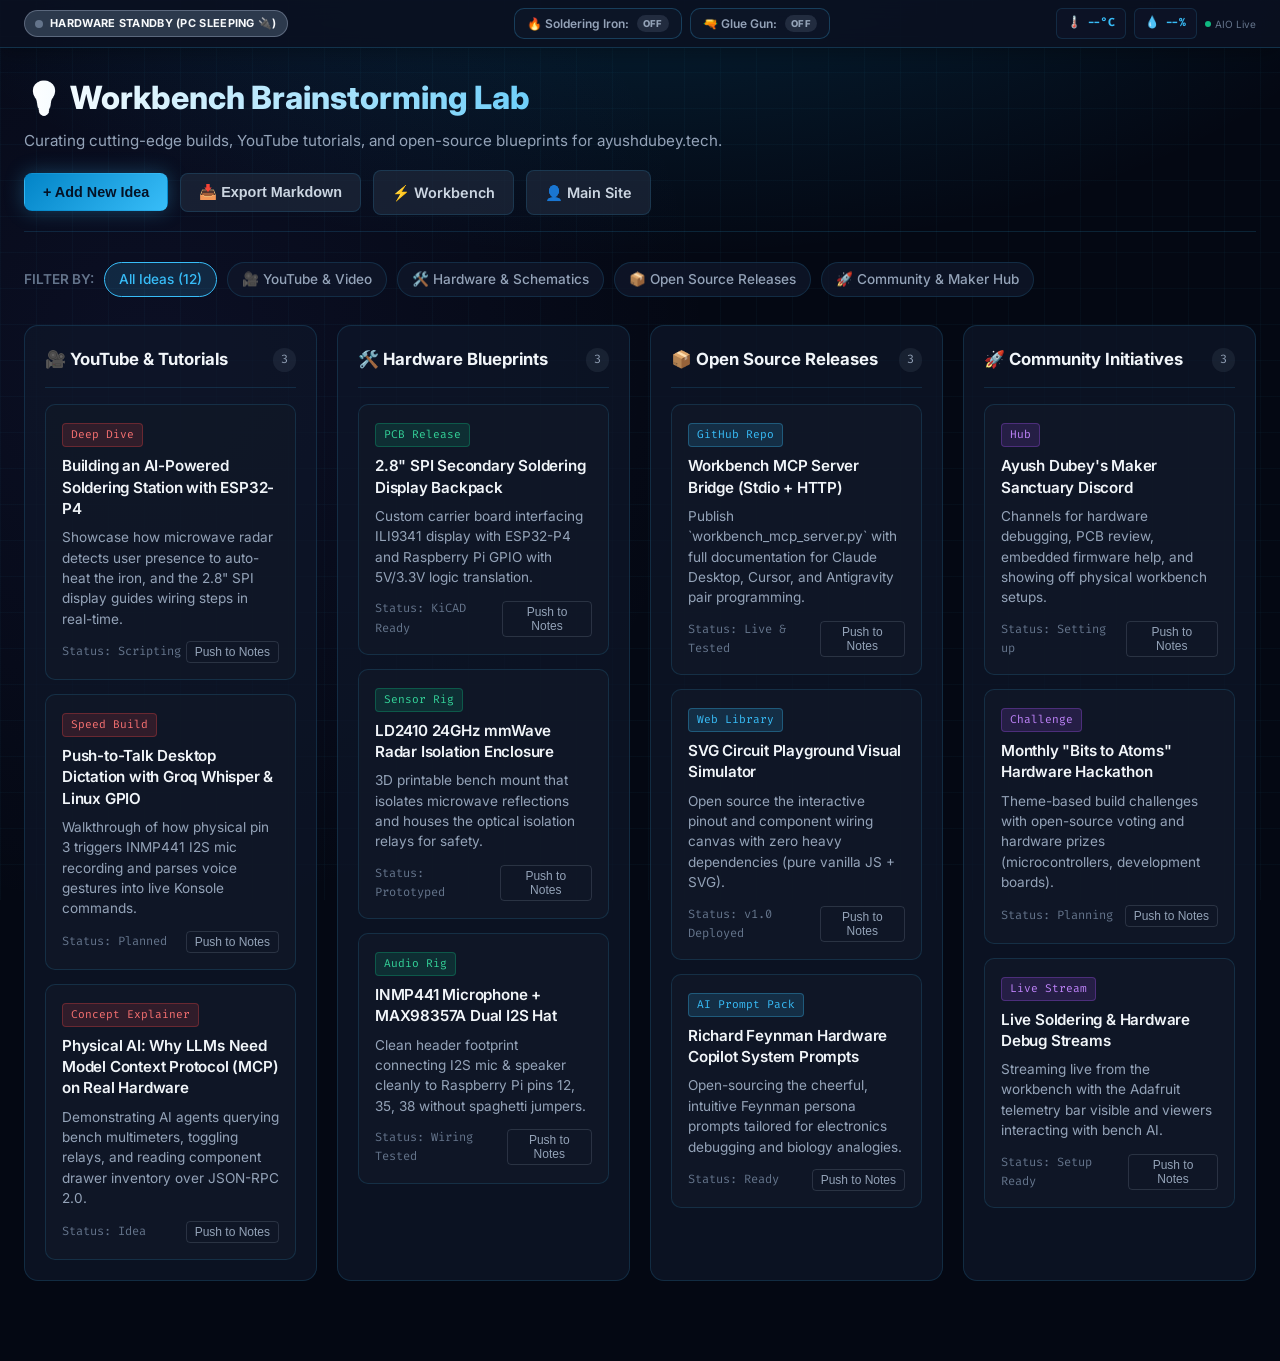
<file: static/brainstorm.html>
<!DOCTYPE html>
<html lang="en" data-theme="dark">
<head>
  <meta charset="UTF-8">
  <meta name="viewport" content="width=device-width, initial-scale=1.0">
  <title>Brainstorming Lab | Ayush's Workbench</title>
  <meta name="description" content="Workbench Content & Engineering Project Brainstorming Canvas.">
  <link rel="stylesheet" href="/static/style.css">
  <link rel="preconnect" href="https://fonts.googleapis.com">
  <link rel="preconnect" href="https://fonts.gstatic.com" crossorigin>
  <link href="https://fonts.googleapis.com/css2?family=Fira+Code:wght@400;500;600;700&family=Inter:wght@300;400;500;600;700;800;900&display=swap" rel="stylesheet">
  <style>
    :root {
      --font-sans: 'Inter', -apple-system, BlinkMacSystemFont, sans-serif;
      --font-mono: 'Fira Code', monospace;
      --bg-deep: #080c14;
      --bg-card: rgba(17, 24, 39, 0.85);
      --cyan-glow: #38bdf8;
      --accent-neon: #00f0ff;
      --amber-neon: #f59e0b;
      --purple-neon: #a855f7;
      --emerald-neon: #10b981;
      --border-subtle: rgba(56, 189, 248, 0.15);
    }

    body {
      background-color: var(--bg-deep);
      color: #f1f5f9;
      font-family: var(--font-sans);
      margin: 0;
      padding: 0;
      min-height: 100vh;
    }

    .brainstorm-wrap {
      max-width: 1400px;
      margin: 0 auto;
      padding: 0 24px 80px;
    }

    /* Subheader */
    .lab-header {
      display: flex;
      justify-content: space-between;
      align-items: center;
      padding: 24px 0 16px;
      border-bottom: 1px solid var(--border-subtle);
      margin-bottom: 30px;
      flex-wrap: wrap;
      gap: 16px;
    }

    .lab-title-area h1 {
      font-size: 2rem;
      font-weight: 800;
      margin: 0 0 6px;
      background: linear-gradient(90deg, #fff, var(--cyan-glow));
      -webkit-background-clip: text;
      -webkit-text-fill-color: transparent;
      display: flex;
      align-items: center;
      gap: 12px;
    }

    .lab-title-area p {
      color: #94a3b8;
      margin: 0;
      font-size: 0.95rem;
    }

    .lab-actions {
      display: flex;
      gap: 12px;
      align-items: center;
    }

    .action-btn {
      padding: 10px 18px;
      border-radius: 8px;
      font-weight: 600;
      font-size: 0.9rem;
      cursor: pointer;
      display: inline-flex;
      align-items: center;
      gap: 8px;
      transition: all 0.2s;
      border: 1px solid transparent;
      text-decoration: none;
    }

    .action-btn-primary {
      background: linear-gradient(135deg, #0284c7, #38bdf8);
      color: #041226;
      box-shadow: 0 0 20px rgba(56, 189, 248, 0.3);
    }

    .action-btn-primary:hover {
      box-shadow: 0 0 30px rgba(56, 189, 248, 0.5);
      transform: translateY(-2px);
    }

    .action-btn-secondary {
      background: rgba(30, 41, 59, 0.7);
      color: #cbd5e1;
      border-color: var(--border-subtle);
    }

    .action-btn-secondary:hover {
      color: #fff;
      border-color: var(--cyan-glow);
    }

    /* Filters Bar */
    .filter-bar {
      display: flex;
      gap: 10px;
      margin-bottom: 28px;
      flex-wrap: wrap;
      align-items: center;
    }

    .filter-chip {
      padding: 6px 14px;
      border-radius: 20px;
      background: rgba(15, 23, 42, 0.8);
      border: 1px solid var(--border-subtle);
      color: #94a3b8;
      font-size: 0.85rem;
      font-weight: 500;
      cursor: pointer;
      transition: all 0.2s;
    }

    .filter-chip.active, .filter-chip:hover {
      background: rgba(56, 189, 248, 0.15);
      border-color: var(--cyan-glow);
      color: #38bdf8;
    }

    /* Grid Columns */
    .kanban-grid {
      display: grid;
      grid-template-columns: repeat(4, 1fr);
      gap: 20px;
    }

    @media (max-width: 1200px) {
      .kanban-grid { grid-template-columns: repeat(2, 1fr); }
    }

    @media (max-width: 700px) {
      .kanban-grid { grid-template-columns: 1fr; }
    }

    .column {
      background: rgba(15, 23, 42, 0.7);
      border: 1px solid var(--border-subtle);
      border-radius: 14px;
      padding: 20px;
      display: flex;
      flex-direction: column;
      min-height: 550px;
    }

    .column-header {
      display: flex;
      justify-content: space-between;
      align-items: center;
      padding-bottom: 14px;
      border-bottom: 1px solid var(--border-subtle);
      margin-bottom: 16px;
    }

    .column-title {
      font-weight: 700;
      font-size: 1.05rem;
      display: flex;
      align-items: center;
      gap: 8px;
    }

    .column-badge {
      background: rgba(148, 163, 184, 0.1);
      color: #94a3b8;
      font-size: 0.75rem;
      padding: 2px 8px;
      border-radius: 12px;
      font-family: var(--font-mono);
    }

    .cards-container {
      display: flex;
      flex-direction: column;
      gap: 14px;
      flex-grow: 1;
    }

    .idea-card {
      background: var(--bg-card);
      border: 1px solid var(--border-subtle);
      border-radius: 10px;
      padding: 16px;
      cursor: pointer;
      transition: all 0.2s;
      position: relative;
    }

    .idea-card:hover {
      border-color: var(--cyan-glow);
      transform: translateY(-2px);
      box-shadow: 0 8px 20px rgba(0,0,0,0.4);
    }

    .card-tag {
      font-family: var(--font-mono);
      font-size: 0.7rem;
      padding: 2px 8px;
      border-radius: 4px;
      display: inline-block;
      margin-bottom: 8px;
    }

    .tag-youtube { background: rgba(239, 68, 68, 0.15); color: #f87171; border: 1px solid rgba(239, 68, 68, 0.3); }
    .tag-hardware { background: rgba(16, 185, 129, 0.15); color: #34d399; border: 1px solid rgba(16, 185, 129, 0.3); }
    .tag-opensource { background: rgba(56, 189, 248, 0.15); color: #38bdf8; border: 1px solid rgba(56, 189, 248, 0.3); }
    .tag-community { background: rgba(168, 85, 247, 0.15); color: #c084fc; border: 1px solid rgba(168, 85, 247, 0.3); }

    .card-title {
      font-weight: 600;
      font-size: 0.95rem;
      margin: 0 0 8px;
      color: #f1f5f9;
      line-height: 1.4;
    }

    .card-desc {
      font-size: 0.85rem;
      color: #94a3b8;
      line-height: 1.5;
      margin: 0 0 12px;
    }

    .card-meta {
      display: flex;
      justify-content: space-between;
      align-items: center;
      font-size: 0.75rem;
      color: #64748b;
      font-family: var(--font-mono);
    }

    .btn-push-note {
      background: none;
      border: 1px solid rgba(148, 163, 184, 0.2);
      color: #94a3b8;
      border-radius: 4px;
      padding: 3px 8px;
      font-size: 0.75rem;
      cursor: pointer;
      transition: all 0.2s;
    }

    .btn-push-note:hover {
      background: rgba(56, 189, 248, 0.2);
      border-color: var(--cyan-glow);
      color: #38bdf8;
    }

    /* Modal for adding idea */
    .modal-backdrop {
      display: none;
      position: fixed;
      inset: 0;
      background: rgba(0,0,0,0.75);
      backdrop-filter: blur(8px);
      z-index: 1000;
      align-items: center;
      justify-content: center;
    }

    .modal-box {
      background: #0f172a;
      border: 1px solid var(--cyan-glow);
      border-radius: 16px;
      width: 90%;
      max-width: 500px;
      padding: 30px;
      box-shadow: 0 20px 60px rgba(0,0,0,0.8);
    }

    .modal-title {
      font-size: 1.3rem;
      font-weight: 700;
      margin: 0 0 20px;
      color: #ffffff;
    }

    .form-group {
      margin-bottom: 16px;
    }

    .form-label {
      display: block;
      font-size: 0.85rem;
      color: #94a3b8;
      margin-bottom: 6px;
      font-weight: 500;
    }

    .form-input, .form-select, .form-textarea {
      width: 100%;
      padding: 10px 14px;
      border-radius: 8px;
      background: #1e293b;
      border: 1px solid #334155;
      color: #f1f5f9;
      font-family: inherit;
      font-size: 0.9rem;
      box-sizing: border-box;
    }

    .form-input:focus, .form-select:focus, .form-textarea:focus {
      outline: none;
      border-color: var(--cyan-glow);
    }

    .modal-actions {
      display: flex;
      justify-content: flex-end;
      gap: 12px;
      margin-top: 24px;
    }
  </style>
</head>
<body>

  <!-- Workstation Telemetry Bar -->
  <div class="workstation-live-bar" id="workstation-live-bar">
    <div class="ws-bar-left">
      <div class="ws-radar-badge active" id="ws-radar-status" title="Microwave Radar Bench Presence Detection">
        <div class="radar-ping"><div class="radar-ping-dot"></div></div>
        <span id="ws-radar-text">AYUSH AT THE BENCH (MAKING MAGIC ⚡)</span>
      </div>
    </div>

    <div class="ws-bar-center">
      <div class="ws-tool-chip soldering cold" id="ws-iron-chip" onclick="toggleWorkstationRelay(1, event)">
        <span>🔥 Soldering Iron:</span>
        <span class="ws-toggle-switch" id="ws-iron-state">OFF</span>
      </div>
      <div class="ws-tool-chip gluegun cold" id="ws-glue-chip" onclick="toggleWorkstationRelay(2, event)">
        <span>🔫 Glue Gun:</span>
        <span class="ws-toggle-switch" id="ws-glue-state">OFF</span>
      </div>
    </div>

    <div class="ws-bar-right">
      <div class="ws-telemetry-chip">
        <span>🌡️</span> <span class="val" id="ws-val-temp">--°C</span>
      </div>
      <div class="ws-telemetry-chip">
        <span>💧</span> <span class="val" id="ws-val-hum">--%</span>
      </div>
      <div class="ws-sync-indicator">
        <div class="ws-sync-dot" id="ws-sync-dot"></div>
        <span>AIO Live</span>
      </div>
    </div>
  </div>

  <div class="brainstorm-wrap">
    <!-- Header -->
    <div class="lab-header">
      <div class="lab-title-area">
        <h1>💡 Workbench Brainstorming Lab</h1>
        <p>Curating cutting-edge builds, YouTube tutorials, and open-source blueprints for ayushdubey.tech.</p>
      </div>
      <div class="lab-actions">
        <button class="action-btn action-btn-primary" onclick="openAddModal()">
          <span>+ Add New Idea</span>
        </button>
        <button class="action-btn action-btn-secondary" onclick="exportMarkdown()">
          <span>📥 Export Markdown</span>
        </button>
        <a href="https://workbench.ayushdubey.tech" class="action-btn action-btn-secondary">
          <span>⚡ Workbench</span>
        </a>
        <a href="/" class="action-btn action-btn-secondary">
          <span>👤 Main Site</span>
        </a>
      </div>
    </div>

    <!-- Filter Bar -->
    <div class="filter-bar">
      <span style="font-size: 0.85rem; color: #64748b; font-weight: 600;">FILTER BY:</span>
      <div class="filter-chip active" onclick="filterCards('all')">All Ideas (12)</div>
      <div class="filter-chip" onclick="filterCards('youtube')">🎥 YouTube & Video</div>
      <div class="filter-chip" onclick="filterCards('hardware')">🛠️ Hardware & Schematics</div>
      <div class="filter-chip" onclick="filterCards('opensource')">📦 Open Source Releases</div>
      <div class="filter-chip" onclick="filterCards('community')">🚀 Community & Maker Hub</div>
    </div>

    <!-- Kanban Grid -->
    <div class="kanban-grid">
      <!-- Column 1: YouTube & Video Breakdowns -->
      <div class="column" data-col="youtube">
        <div class="column-header">
          <span class="column-title">🎥 YouTube &amp; Tutorials</span>
          <span class="column-badge" id="badge-youtube">3</span>
        </div>
        <div class="cards-container" id="col-youtube">
          <div class="idea-card" data-category="youtube">
            <span class="card-tag tag-youtube">Deep Dive</span>
            <div class="card-title">Building an AI-Powered Soldering Station with ESP32-P4</div>
            <div class="card-desc">Showcase how microwave radar detects user presence to auto-heat the iron, and the 2.8" SPI display guides wiring steps in real-time.</div>
            <div class="card-meta">
              <span>Status: Scripting</span>
              <button class="btn-push-note" onclick="pushToWorkbenchNotebook(this)">Push to Notes</button>
            </div>
          </div>

          <div class="idea-card" data-category="youtube">
            <span class="card-tag tag-youtube">Speed Build</span>
            <div class="card-title">Push-to-Talk Desktop Dictation with Groq Whisper & Linux GPIO</div>
            <div class="card-desc">Walkthrough of how physical pin 3 triggers INMP441 I2S mic recording and parses voice gestures into live Konsole commands.</div>
            <div class="card-meta">
              <span>Status: Planned</span>
              <button class="btn-push-note" onclick="pushToWorkbenchNotebook(this)">Push to Notes</button>
            </div>
          </div>

          <div class="idea-card" data-category="youtube">
            <span class="card-tag tag-youtube">Concept Explainer</span>
            <div class="card-title">Physical AI: Why LLMs Need Model Context Protocol (MCP) on Real Hardware</div>
            <div class="card-desc">Demonstrating AI agents querying bench multimeters, toggling relays, and reading component drawer inventory over JSON-RPC 2.0.</div>
            <div class="card-meta">
              <span>Status: Idea</span>
              <button class="btn-push-note" onclick="pushToWorkbenchNotebook(this)">Push to Notes</button>
            </div>
          </div>
        </div>
      </div>

      <!-- Column 2: Hardware Builds & Schematics -->
      <div class="column" data-col="hardware">
        <div class="column-header">
          <span class="column-title">🛠️ Hardware Blueprints</span>
          <span class="column-badge" id="badge-hardware">3</span>
        </div>
        <div class="cards-container" id="col-hardware">
          <div class="idea-card" data-category="hardware">
            <span class="card-tag tag-hardware">PCB Release</span>
            <div class="card-title">2.8" SPI Secondary Soldering Display Backpack</div>
            <div class="card-desc">Custom carrier board interfacing ILI9341 display with ESP32-P4 and Raspberry Pi GPIO with 5V/3.3V logic translation.</div>
            <div class="card-meta">
              <span>Status: KiCAD Ready</span>
              <button class="btn-push-note" onclick="pushToWorkbenchNotebook(this)">Push to Notes</button>
            </div>
          </div>

          <div class="idea-card" data-category="hardware">
            <span class="card-tag tag-hardware">Sensor Rig</span>
            <div class="card-title">LD2410 24GHz mmWave Radar Isolation Enclosure</div>
            <div class="card-desc">3D printable bench mount that isolates microwave reflections and houses the optical isolation relays for safety.</div>
            <div class="card-meta">
              <span>Status: Prototyped</span>
              <button class="btn-push-note" onclick="pushToWorkbenchNotebook(this)">Push to Notes</button>
            </div>
          </div>

          <div class="idea-card" data-category="hardware">
            <span class="card-tag tag-hardware">Audio Rig</span>
            <div class="card-title">INMP441 Microphone + MAX98357A Dual I2S Hat</div>
            <div class="card-desc">Clean header footprint connecting I2S mic & speaker cleanly to Raspberry Pi pins 12, 35, 38 without spaghetti jumpers.</div>
            <div class="card-meta">
              <span>Status: Wiring Tested</span>
              <button class="btn-push-note" onclick="pushToWorkbenchNotebook(this)">Push to Notes</button>
            </div>
          </div>
        </div>
      </div>

      <!-- Column 3: Open Source Releases -->
      <div class="column" data-col="opensource">
        <div class="column-header">
          <span class="column-title">📦 Open Source Releases</span>
          <span class="column-badge" id="badge-opensource">3</span>
        </div>
        <div class="cards-container" id="col-opensource">
          <div class="idea-card" data-category="opensource">
            <span class="card-tag tag-opensource">GitHub Repo</span>
            <div class="card-title">Workbench MCP Server Bridge (Stdio + HTTP)</div>
            <div class="card-desc">Publish `workbench_mcp_server.py` with full documentation for Claude Desktop, Cursor, and Antigravity pair programming.</div>
            <div class="card-meta">
              <span>Status: Live & Tested</span>
              <button class="btn-push-note" onclick="pushToWorkbenchNotebook(this)">Push to Notes</button>
            </div>
          </div>

          <div class="idea-card" data-category="opensource">
            <span class="card-tag tag-opensource">Web Library</span>
            <div class="card-title">SVG Circuit Playground Visual Simulator</div>
            <div class="card-desc">Open source the interactive pinout and component wiring canvas with zero heavy dependencies (pure vanilla JS + SVG).</div>
            <div class="card-meta">
              <span>Status: v1.0 Deployed</span>
              <button class="btn-push-note" onclick="pushToWorkbenchNotebook(this)">Push to Notes</button>
            </div>
          </div>

          <div class="idea-card" data-category="opensource">
            <span class="card-tag tag-opensource">AI Prompt Pack</span>
            <div class="card-title">Richard Feynman Hardware Copilot System Prompts</div>
            <div class="card-desc">Open-sourcing the cheerful, intuitive Feynman persona prompts tailored for electronics debugging and biology analogies.</div>
            <div class="card-meta">
              <span>Status: Ready</span>
              <button class="btn-push-note" onclick="pushToWorkbenchNotebook(this)">Push to Notes</button>
            </div>
          </div>
        </div>
      </div>

      <!-- Column 4: Community & Maker Initiatives -->
      <div class="column" data-col="community">
        <div class="column-header">
          <span class="column-title">🚀 Community Initiatives</span>
          <span class="column-badge" id="badge-community">3</span>
        </div>
        <div class="cards-container" id="col-community">
          <div class="idea-card" data-category="community">
            <span class="card-tag tag-community">Hub</span>
            <div class="card-title">Ayush Dubey's Maker Sanctuary Discord</div>
            <div class="card-desc">Channels for hardware debugging, PCB review, embedded firmware help, and showing off physical workbench setups.</div>
            <div class="card-meta">
              <span>Status: Setting up</span>
              <button class="btn-push-note" onclick="pushToWorkbenchNotebook(this)">Push to Notes</button>
            </div>
          </div>

          <div class="idea-card" data-category="community">
            <span class="card-tag tag-community">Challenge</span>
            <div class="card-title">Monthly "Bits to Atoms" Hardware Hackathon</div>
            <div class="card-desc">Theme-based build challenges with open-source voting and hardware prizes (microcontrollers, development boards).</div>
            <div class="card-meta">
              <span>Status: Planning</span>
              <button class="btn-push-note" onclick="pushToWorkbenchNotebook(this)">Push to Notes</button>
            </div>
          </div>

          <div class="idea-card" data-category="community">
            <span class="card-tag tag-community">Live Stream</span>
            <div class="card-title">Live Soldering & Hardware Debug Streams</div>
            <div class="card-desc">Streaming live from the workbench with the Adafruit telemetry bar visible and viewers interacting with bench AI.</div>
            <div class="card-meta">
              <span>Status: Setup Ready</span>
              <button class="btn-push-note" onclick="pushToWorkbenchNotebook(this)">Push to Notes</button>
            </div>
          </div>
        </div>
      </div>
    </div>
  </div>

  <!-- Add Idea Modal -->
  <div class="modal-backdrop" id="add-modal">
    <div class="modal-box">
      <div class="modal-title">+ Add Idea to Brainstorming Board</div>
      <div class="form-group">
        <label class="form-label">Category</label>
        <select id="idea-col" class="form-select">
          <option value="youtube">🎥 YouTube & Video Tutorials</option>
          <option value="hardware">🛠️ Hardware & Schematics</option>
          <option value="opensource">📦 Open Source Releases</option>
          <option value="community">🚀 Community & Maker Hub</option>
        </select>
      </div>
      <div class="form-group">
        <label class="form-label">Title</label>
        <input type="text" id="idea-title" class="form-input" placeholder="e.g., Designing an ESP32 Solar Harvester">
      </div>
      <div class="form-group">
        <label class="form-label">Tag</label>
        <input type="text" id="idea-tag" class="form-input" placeholder="e.g., Guide, Prototype, Video">
      </div>
      <div class="form-group">
        <label class="form-label">Description</label>
        <textarea id="idea-desc" class="form-textarea" rows="3" placeholder="Key concepts, circuit details, or community goal..."></textarea>
      </div>
      <div class="modal-actions">
        <button class="action-btn action-btn-secondary" onclick="closeAddModal()">Cancel</button>
        <button class="action-btn action-btn-primary" onclick="saveIdea()">Save Idea</button>
      </div>
    </div>
  </div>

  <script src="/static/workstation-bar.js"></script>
  <script>
    function openAddModal() {
      document.getElementById('add-modal').style.display = 'flex';
    }

    function closeAddModal() {
      document.getElementById('add-modal').style.display = 'none';
      document.getElementById('idea-title').value = '';
      document.getElementById('idea-desc').value = '';
      document.getElementById('idea-tag').value = '';
    }

    function saveIdea() {
      const col = document.getElementById('idea-col').value;
      const title = document.getElementById('idea-title').value.trim();
      const desc = document.getElementById('idea-desc').value.trim();
      const tag = document.getElementById('idea-tag').value.trim() || 'Idea';

      if (!title) {
        alert('Please enter an idea title.');
        return;
      }

      const card = document.createElement('div');
      card.className = 'idea-card';
      card.dataset.category = col;

      let tagClass = 'tag-youtube';
      if (col === 'hardware') tagClass = 'tag-hardware';
      if (col === 'opensource') tagClass = 'tag-opensource';
      if (col === 'community') tagClass = 'tag-community';

      card.innerHTML = `
        <span class="card-tag ${tagClass}">${tag}</span>
        <div class="card-title">${title}</div>
        <div class="card-desc">${desc || 'No description provided.'}</div>
        <div class="card-meta">
          <span>Status: Backlog</span>
          <button class="btn-push-note" onclick="pushToWorkbenchNotebook(this)">Push to Notes</button>
        </div>
      `;

      document.getElementById('col-' + col).prepend(card);
      updateCounts();
      closeAddModal();
    }

    function updateCounts() {
      ['youtube', 'hardware', 'opensource', 'community'].forEach(col => {
        const count = document.querySelectorAll(`#col-${col} .idea-card`).length;
        const badge = document.getElementById('badge-' + col);
        if (badge) badge.textContent = count;
      });
    }

    function filterCards(category) {
      document.querySelectorAll('.filter-chip').forEach(c => c.classList.remove('active'));
      event.target.classList.add('active');

      document.querySelectorAll('.idea-card').forEach(card => {
        if (category === 'all' || card.dataset.category === category) {
          card.style.display = 'block';
        } else {
          card.style.display = 'none';
        }
      });
    }

    async function pushToWorkbenchNotebook(btn) {
      const card = btn.closest('.idea-card');
      const title = card.querySelector('.card-title').textContent;
      const desc = card.querySelector('.card-desc').textContent;
      const tag = card.querySelector('.card-tag').textContent;

      btn.textContent = 'Saving...';
      try {
        const res = await fetch('/api/notes', {
          method: 'POST',
          headers: {'Content-Type': 'application/json'},
          body: JSON.stringify({
            content: `### 💡 Brainstorm Idea: ${title}\n**Category:** ${card.dataset.category} | **Tag:** ${tag}\n\n${desc}`,
            entry_type: 'text',
            tags: `brainstorm,${card.dataset.category},${tag}`
          })
        });
        if (res.ok) {
          btn.textContent = '✓ Saved to Notes!';
          btn.style.color = '#34d399';
        } else {
          btn.textContent = 'Failed';
        }
      } catch (err) {
        btn.textContent = 'Error';
      }
      setTimeout(() => { btn.textContent = 'Push to Notes'; btn.style.color = ''; }, 3000);
    }

    function exportMarkdown() {
      let md = '# 💡 Workbench Content & Project Brainstorming List\n\n';
      document.querySelectorAll('.column').forEach(col => {
        const title = col.querySelector('.column-title').textContent.trim();
        md += `## ${title}\n\n`;
        col.querySelectorAll('.idea-card').forEach(card => {
          const t = card.querySelector('.card-title').textContent.trim();
          const d = card.querySelector('.card-desc').textContent.trim();
          const tag = card.querySelector('.card-tag').textContent.trim();
          md += `- **[${tag}] ${t}**: ${d}\n`;
        });
        md += '\n';
      });

      const blob = new Blob([md], {type: 'text/markdown'});
      const a = document.createElement('a');
      a.href = URL.createObjectURL(blob);
      a.download = 'workbench_brainstorm_ideas.md';
      a.click();
    }
  </script>
</body>
</html>
</file>
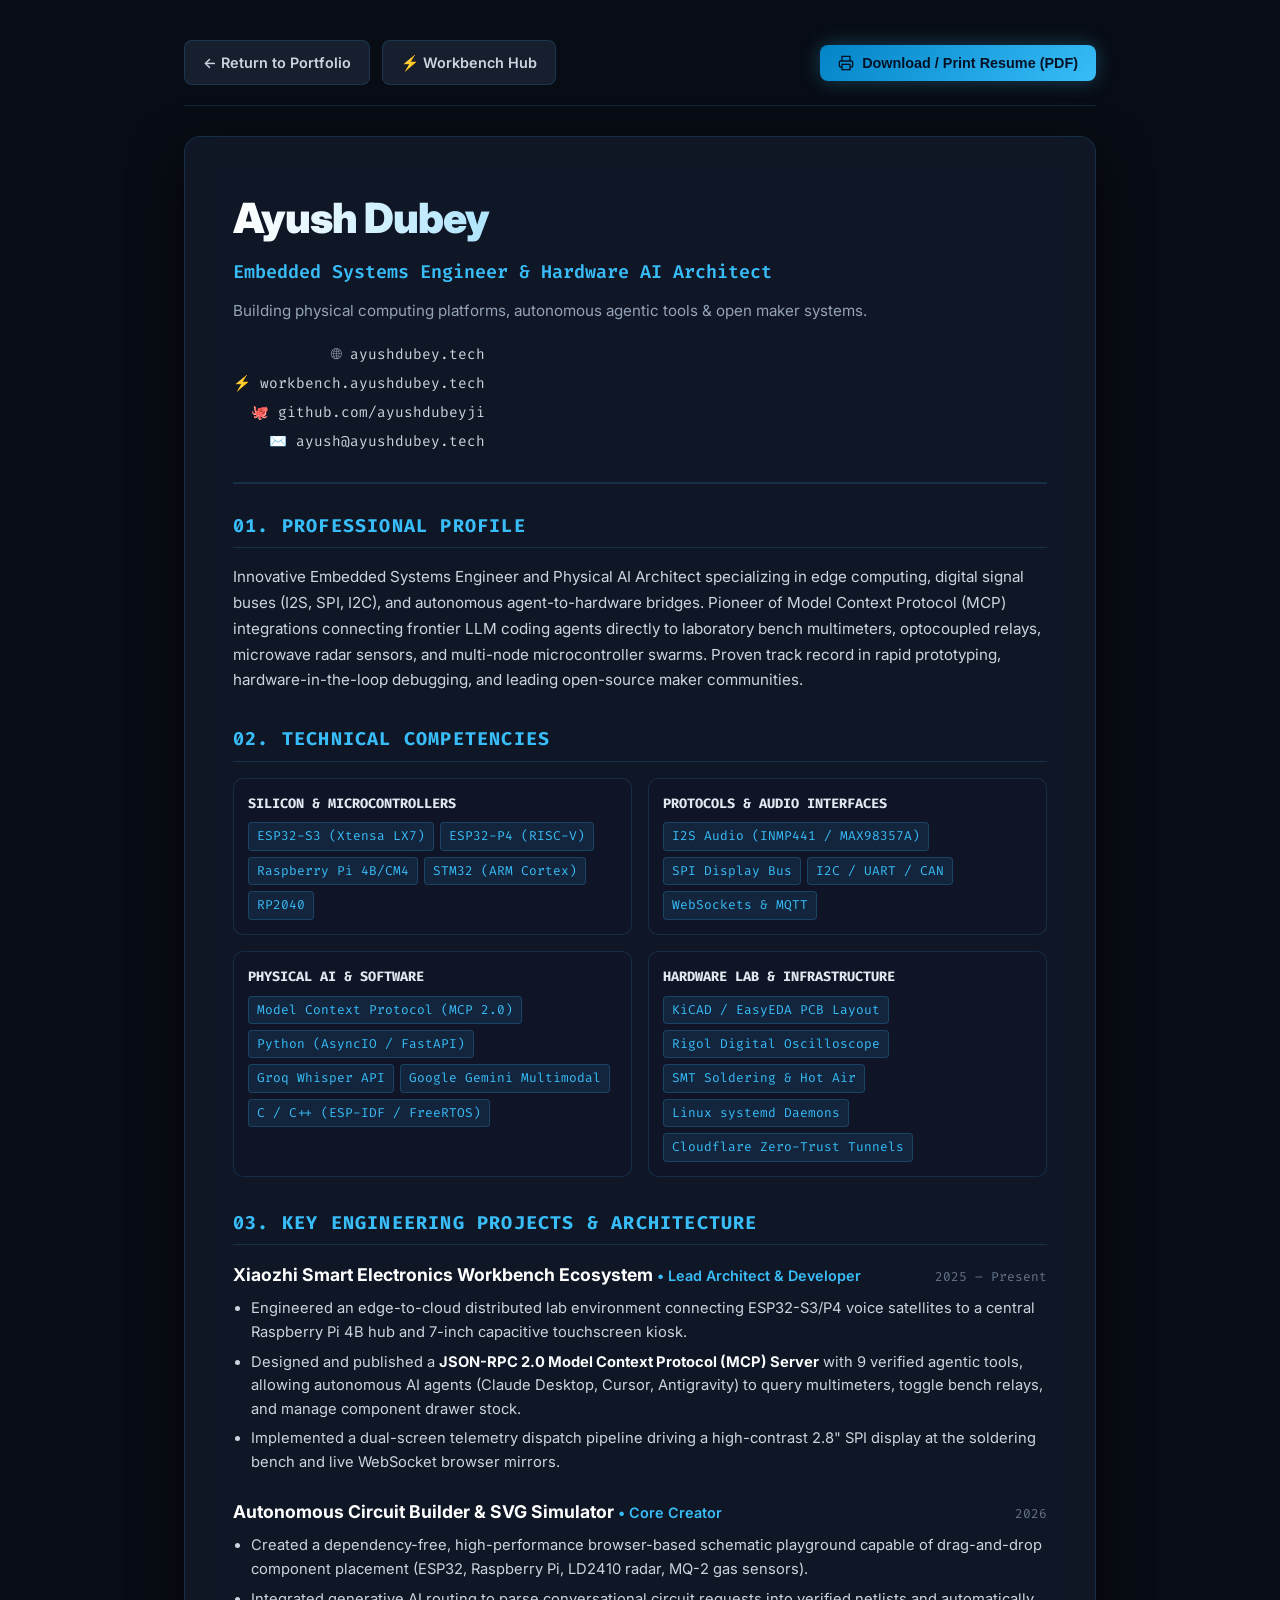
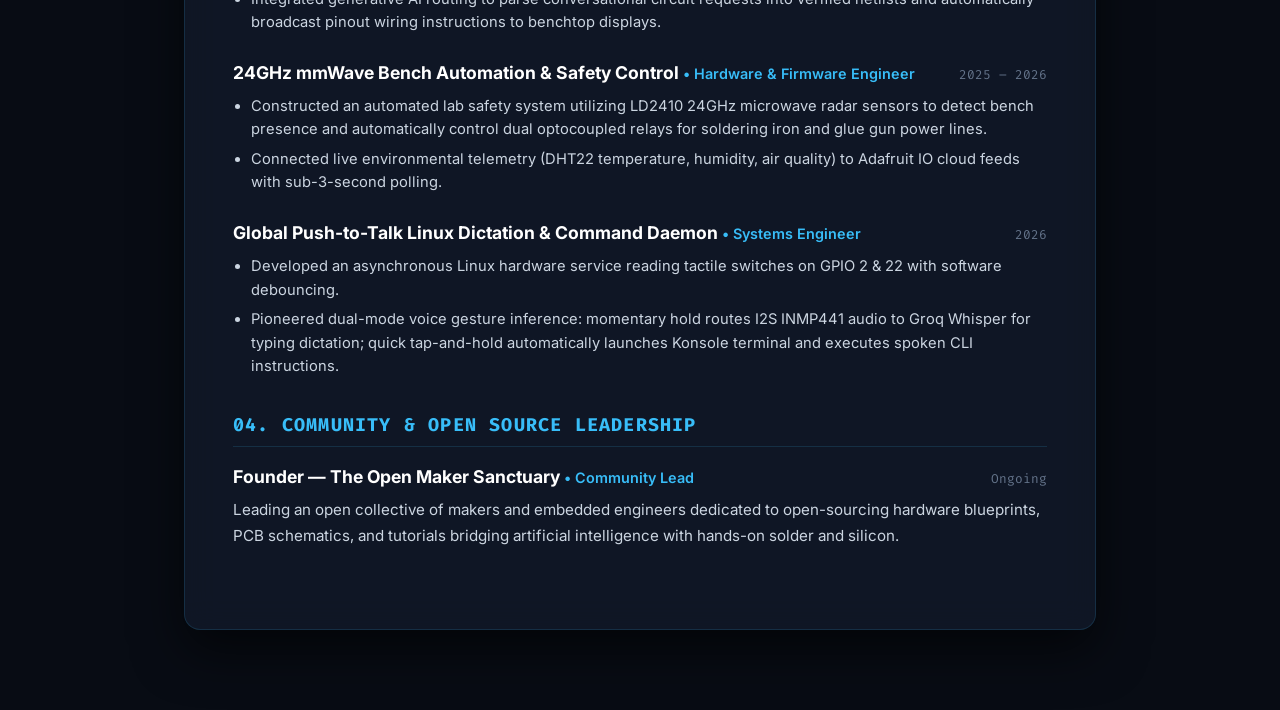
<file: static/resume.html>
<!DOCTYPE html>
<html lang="en" data-theme="dark">
<head>
  <meta charset="UTF-8">
  <meta name="viewport" content="width=device-width, initial-scale=1.0">
  <title>Ayush Dubey | Hardware & Embedded AI Engineer - Resume</title>
  <meta name="description" content="Official Resume of Ayush Dubey - Embedded Systems Engineer, AI Systems Architect & Maker.">
  <link rel="preconnect" href="https://fonts.googleapis.com">
  <link rel="preconnect" href="https://fonts.gstatic.com" crossorigin>
  <link href="https://fonts.googleapis.com/css2?family=Fira+Code:wght@400;500;600;700&family=Inter:wght@300;400;500;600;700;800;900&display=swap" rel="stylesheet">
  <style>
    :root {
      --font-sans: 'Inter', -apple-system, BlinkMacSystemFont, sans-serif;
      --font-mono: 'Fira Code', monospace;
      --bg-page: #080c14;
      --bg-card: rgba(17, 24, 39, 0.9);
      --text-main: #f1f5f9;
      --text-muted: #94a3b8;
      --cyan-glow: #38bdf8;
      --border-subtle: rgba(56, 189, 248, 0.15);
      --border-highlight: rgba(56, 189, 248, 0.4);
    }

    * { box-sizing: border-box; }

    body {
      background-color: var(--bg-page);
      color: var(--text-main);
      font-family: var(--font-sans);
      margin: 0;
      padding: 0;
      line-height: 1.6;
    }

    .resume-container {
      max-width: 960px;
      margin: 0 auto;
      padding: 40px 24px 80px;
    }

    /* Top Control Bar */
    .top-actions {
      display: flex;
      justify-content: space-between;
      align-items: center;
      margin-bottom: 30px;
      padding-bottom: 20px;
      border-bottom: 1px solid var(--border-subtle);
    }

    .btn-action {
      display: inline-flex;
      align-items: center;
      gap: 8px;
      padding: 10px 18px;
      border-radius: 8px;
      font-size: 0.9rem;
      font-weight: 600;
      text-decoration: none;
      cursor: pointer;
      transition: all 0.2s;
    }

    .btn-print {
      background: linear-gradient(135deg, #0284c7, #38bdf8);
      color: #041226;
      border: none;
      box-shadow: 0 0 20px rgba(56, 189, 248, 0.3);
    }

    .btn-print:hover {
      box-shadow: 0 0 30px rgba(56, 189, 248, 0.5);
      transform: translateY(-2px);
    }

    .btn-back {
      background: rgba(30, 41, 59, 0.7);
      color: #cbd5e1;
      border: 1px solid var(--border-subtle);
    }

    .btn-back:hover {
      border-color: var(--cyan-glow);
      color: #fff;
    }

    /* Resume Document Canvas */
    .resume-sheet {
      background: var(--bg-card);
      border: 1px solid var(--border-subtle);
      border-radius: 16px;
      padding: 48px;
      box-shadow: 0 20px 50px rgba(0,0,0,0.6);
      backdrop-filter: blur(16px);
    }

    /* Resume Header */
    .sheet-header {
      display: flex;
      justify-content: space-between;
      align-items: flex-start;
      border-bottom: 2px solid var(--border-subtle);
      padding-bottom: 28px;
      margin-bottom: 28px;
      gap: 20px;
      flex-wrap: wrap;
    }

    .header-info h1 {
      font-size: 2.6rem;
      font-weight: 900;
      letter-spacing: -1px;
      margin: 0 0 6px;
      background: linear-gradient(90deg, #ffffff, var(--cyan-glow));
      -webkit-background-clip: text;
      -webkit-text-fill-color: transparent;
    }

    .header-info h2 {
      font-size: 1.15rem;
      font-weight: 600;
      color: var(--cyan-glow);
      margin: 0 0 12px;
      font-family: var(--font-mono);
    }

    .header-contacts {
      display: flex;
      flex-direction: column;
      gap: 6px;
      font-size: 0.9rem;
      color: var(--text-muted);
      font-family: var(--font-mono);
      text-align: right;
    }

    @media (max-width: 700px) {
      .header-contacts { text-align: left; }
    }

    .header-contacts a {
      color: #cbd5e1;
      text-decoration: none;
      transition: color 0.2s;
    }

    .header-contacts a:hover {
      color: var(--cyan-glow);
    }

    /* Resume Sections */
    .resume-section {
      margin-bottom: 32px;
    }

    .section-title {
      font-size: 1.15rem;
      font-weight: 700;
      text-transform: uppercase;
      letter-spacing: 1.2px;
      color: var(--cyan-glow);
      font-family: var(--font-mono);
      border-bottom: 1px solid var(--border-subtle);
      padding-bottom: 6px;
      margin: 0 0 16px;
      display: flex;
      align-items: center;
      gap: 8px;
    }

    .section-p {
      color: #cbd5e1;
      font-size: 0.95rem;
      line-height: 1.7;
      margin: 0;
    }

    /* Skills Grid */
    .skills-grid {
      display: grid;
      grid-template-columns: repeat(2, 1fr);
      gap: 16px;
    }

    @media (max-width: 650px) {
      .skills-grid { grid-template-columns: 1fr; }
    }

    .skill-category {
      background: rgba(15, 23, 42, 0.6);
      border: 1px solid var(--border-subtle);
      border-radius: 10px;
      padding: 14px;
    }

    .skill-cat-title {
      font-size: 0.85rem;
      font-weight: 700;
      color: #e2e8f0;
      margin-bottom: 8px;
      font-family: var(--font-mono);
      text-transform: uppercase;
    }

    .skill-pills {
      display: flex;
      flex-wrap: wrap;
      gap: 6px;
    }

    .skill-pill {
      font-size: 0.8rem;
      font-family: var(--font-mono);
      padding: 3px 8px;
      border-radius: 4px;
      background: rgba(56, 189, 248, 0.1);
      color: #38bdf8;
      border: 1px solid rgba(56, 189, 248, 0.2);
    }

    /* Experience / Projects Items */
    .item-block {
      margin-bottom: 24px;
    }

    .item-header {
      display: flex;
      justify-content: space-between;
      align-items: baseline;
      margin-bottom: 4px;
      flex-wrap: wrap;
      gap: 8px;
    }

    .item-title {
      font-size: 1.1rem;
      font-weight: 700;
      color: #ffffff;
    }

    .item-role {
      font-size: 0.9rem;
      font-weight: 600;
      color: var(--cyan-glow);
    }

    .item-date {
      font-size: 0.8rem;
      font-family: var(--font-mono);
      color: #64748b;
    }

    .item-bullets {
      margin: 8px 0 0;
      padding-left: 18px;
      color: #cbd5e1;
      font-size: 0.92rem;
      line-height: 1.6;
    }

    .item-bullets li {
      margin-bottom: 6px;
    }

    .item-bullets strong {
      color: #f8fafc;
    }

    /* Printable Stylesheet */
    @media print {
      body {
        background: #ffffff !important;
        color: #000000 !important;
      }
      .top-actions {
        display: none !important;
      }
      .resume-container {
        padding: 0 !important;
        max-width: 100% !important;
      }
      .resume-sheet {
        background: transparent !important;
        border: none !important;
        padding: 0 !important;
        box-shadow: none !important;
      }
      .header-info h1 {
        background: none !important;
        -webkit-text-fill-color: initial !important;
        color: #000000 !important;
      }
      .header-info h2, .section-title, .item-role {
        color: #0284c7 !important;
      }
      .header-contacts a, .header-contacts span {
        color: #333333 !important;
      }
      .skill-category {
        background: #f8fafc !important;
        border: 1px solid #cbd5e1 !important;
      }
      .skill-pill {
        background: #e2e8f0 !important;
        color: #0f172a !important;
        border: 1px solid #cbd5e1 !important;
      }
      .item-bullets, .section-p {
        color: #1e293b !important;
      }
      .item-bullets strong {
        color: #000000 !important;
      }
      .item-date {
        color: #475569 !important;
      }
    }
  </style>
</head>
<body>

  <div class="resume-container">
    <!-- Top Action Bar -->
    <div class="top-actions">
      <div style="display: flex; gap: 12px;">
        <a href="/" class="btn-action btn-back">&larr; Return to Portfolio</a>
        <a href="https://workbench.ayushdubey.tech" class="btn-action btn-back">⚡ Workbench Hub</a>
      </div>
      <button onclick="window.print()" class="btn-action btn-print">
        <svg width="16" height="16" viewBox="0 0 24 24" fill="none" stroke="currentColor" stroke-width="2"><polyline points="6 9 6 2 18 2 18 9"></polyline><path d="M6 18H4a2 2 0 0 1-2-2v-5a2 2 0 0 1 2-2h16a2 2 0 0 1 2 2v5a2 2 0 0 1-2 2h-2"></path><rect x="6" y="14" width="12" height="8"></rect></svg>
        <span>Download / Print Resume (PDF)</span>
      </button>
    </div>

    <!-- Resume Document -->
    <div class="resume-sheet">
      <!-- Header -->
      <header class="sheet-header">
        <div class="header-info">
          <h1>Ayush Dubey</h1>
          <h2>Embedded Systems Engineer &amp; Hardware AI Architect</h2>
          <div style="color: var(--text-muted); font-size: 0.95rem;">Building physical computing platforms, autonomous agentic tools &amp; open maker systems.</div>
        </div>
        <div class="header-contacts">
          <div>🌐 <a href="https://ayushdubey.tech">ayushdubey.tech</a></div>
          <div>⚡ <a href="https://workbench.ayushdubey.tech">workbench.ayushdubey.tech</a></div>
          <div>🐙 <a href="https://github.com/ayushdubeyji" target="_blank">github.com/ayushdubeyji</a></div>
          <div>✉️ <a href="mailto:ayush@ayushdubey.tech">ayush@ayushdubey.tech</a></div>
        </div>
      </header>

      <!-- Profile Summary -->
      <section class="resume-section">
        <div class="section-title">01. Professional Profile</div>
        <p class="section-p">
          Innovative Embedded Systems Engineer and Physical AI Architect specializing in edge computing, digital signal buses (I2S, SPI, I2C), and autonomous agent-to-hardware bridges. Pioneer of Model Context Protocol (MCP) integrations connecting frontier LLM coding agents directly to laboratory bench multimeters, optocoupled relays, microwave radar sensors, and multi-node microcontroller swarms. Proven track record in rapid prototyping, hardware-in-the-loop debugging, and leading open-source maker communities.
        </p>
      </section>

      <!-- Technical Skills Matrix -->
      <section class="resume-section">
        <div class="section-title">02. Technical Competencies</div>
        <div class="skills-grid">
          <div class="skill-category">
            <div class="skill-cat-title">Silicon &amp; Microcontrollers</div>
            <div class="skill-pills">
              <span class="skill-pill">ESP32-S3 (Xtensa LX7)</span>
              <span class="skill-pill">ESP32-P4 (RISC-V)</span>
              <span class="skill-pill">Raspberry Pi 4B/CM4</span>
              <span class="skill-pill">STM32 (ARM Cortex)</span>
              <span class="skill-pill">RP2040</span>
            </div>
          </div>

          <div class="skill-category">
            <div class="skill-cat-title">Protocols &amp; Audio Interfaces</div>
            <div class="skill-pills">
              <span class="skill-pill">I2S Audio (INMP441 / MAX98357A)</span>
              <span class="skill-pill">SPI Display Bus</span>
              <span class="skill-pill">I2C / UART / CAN</span>
              <span class="skill-pill">WebSockets &amp; MQTT</span>
            </div>
          </div>

          <div class="skill-category">
            <div class="skill-cat-title">Physical AI &amp; Software</div>
            <div class="skill-pills">
              <span class="skill-pill">Model Context Protocol (MCP 2.0)</span>
              <span class="skill-pill">Python (AsyncIO / FastAPI)</span>
              <span class="skill-pill">Groq Whisper API</span>
              <span class="skill-pill">Google Gemini Multimodal</span>
              <span class="skill-pill">C / C++ (ESP-IDF / FreeRTOS)</span>
            </div>
          </div>

          <div class="skill-category">
            <div class="skill-cat-title">Hardware Lab &amp; Infrastructure</div>
            <div class="skill-pills">
              <span class="skill-pill">KiCAD / EasyEDA PCB Layout</span>
              <span class="skill-pill">Rigol Digital Oscilloscope</span>
              <span class="skill-pill">SMT Soldering &amp; Hot Air</span>
              <span class="skill-pill">Linux systemd Daemons</span>
              <span class="skill-pill">Cloudflare Zero-Trust Tunnels</span>
            </div>
          </div>
        </div>
      </section>

      <!-- Signature Projects & Engineering Leadership -->
      <section class="resume-section">
        <div class="section-title">03. Key Engineering Projects &amp; Architecture</div>

        <!-- Project 1 -->
        <div class="item-block">
          <div class="item-header">
            <div>
              <span class="item-title">Xiaozhi Smart Electronics Workbench Ecosystem</span>
              <span class="item-role"> • Lead Architect &amp; Developer</span>
            </div>
            <span class="item-date">2025 – Present</span>
          </div>
          <ul class="item-bullets">
            <li>Engineered an edge-to-cloud distributed lab environment connecting ESP32-S3/P4 voice satellites to a central Raspberry Pi 4B hub and 7-inch capacitive touchscreen kiosk.</li>
            <li>Designed and published a <strong>JSON-RPC 2.0 Model Context Protocol (MCP) Server</strong> with 9 verified agentic tools, allowing autonomous AI agents (Claude Desktop, Cursor, Antigravity) to query multimeters, toggle bench relays, and manage component drawer stock.</li>
            <li>Implemented a dual-screen telemetry dispatch pipeline driving a high-contrast 2.8" SPI display at the soldering bench and live WebSocket browser mirrors.</li>
          </ul>
        </div>

        <!-- Project 2 -->
        <div class="item-block">
          <div class="item-header">
            <div>
              <span class="item-title">Autonomous Circuit Builder &amp; SVG Simulator</span>
              <span class="item-role"> • Core Creator</span>
            </div>
            <span class="item-date">2026</span>
          </div>
          <ul class="item-bullets">
            <li>Created a dependency-free, high-performance browser-based schematic playground capable of drag-and-drop component placement (ESP32, Raspberry Pi, LD2410 radar, MQ-2 gas sensors).</li>
            <li>Integrated generative AI routing to parse conversational circuit requests into verified netlists and automatically broadcast pinout wiring instructions to benchtop displays.</li>
          </ul>
        </div>

        <!-- Project 3 -->
        <div class="item-block">
          <div class="item-header">
            <div>
              <span class="item-title">24GHz mmWave Bench Automation &amp; Safety Control</span>
              <span class="item-role"> • Hardware &amp; Firmware Engineer</span>
            </div>
            <span class="item-date">2025 – 2026</span>
          </div>
          <ul class="item-bullets">
            <li>Constructed an automated lab safety system utilizing LD2410 24GHz microwave radar sensors to detect bench presence and automatically control dual optocoupled relays for soldering iron and glue gun power lines.</li>
            <li>Connected live environmental telemetry (DHT22 temperature, humidity, air quality) to Adafruit IO cloud feeds with sub-3-second polling.</li>
          </ul>
        </div>

        <!-- Project 4 -->
        <div class="item-block">
          <div class="item-header">
            <div>
              <span class="item-title">Global Push-to-Talk Linux Dictation &amp; Command Daemon</span>
              <span class="item-role"> • Systems Engineer</span>
            </div>
            <span class="item-date">2026</span>
          </div>
          <ul class="item-bullets">
            <li>Developed an asynchronous Linux hardware service reading tactile switches on GPIO 2 &amp; 22 with software debouncing.</li>
            <li>Pioneered dual-mode voice gesture inference: momentary hold routes I2S INMP441 audio to Groq Whisper for typing dictation; quick tap-and-hold automatically launches Konsole terminal and executes spoken CLI instructions.</li>
          </ul>
        </div>
      </section>

      <!-- Community Leadership & Open Source -->
      <section class="resume-section">
        <div class="section-title">04. Community &amp; Open Source Leadership</div>
        <div class="item-block">
          <div class="item-header">
            <div>
              <span class="item-title">Founder — The Open Maker Sanctuary</span>
              <span class="item-role"> • Community Lead</span>
            </div>
            <span class="item-date">Ongoing</span>
          </div>
          <p class="section-p" style="margin-top: 6px;">
            Leading an open collective of makers and embedded engineers dedicated to open-sourcing hardware blueprints, PCB schematics, and tutorials bridging artificial intelligence with hands-on solder and silicon.
          </p>
        </div>
      </section>
    </div>
  </div>

</body>
</html>
</file>
<file: static/style.css>
/* ==========================================================================
   SMART ELECTRONICS WORKBENCH - ADVANCED DESIGN SYSTEM
   Modern, Eye-Friendly, High-Contrast, Dynamic Light/Dark Theme Support
   ========================================================================== */

/* --------------------------------------------------------------------------
   THEME VARIABLES (Default: Futuristic Sci-Fi HUD & Space Telemetry)
   -------------------------------------------------------------------------- */
:root,
[data-theme="dark"] {
  --color-mode: "dark";
  --bg-app: #040813;
  --bg-surface: rgba(12, 22, 40, 0.85);
  --bg-card: rgba(14, 25, 46, 0.78);
  --bg-card-hover: rgba(22, 38, 70, 0.88);
  --bg-card-subtle: rgba(18, 33, 60, 0.65);
  --bg-input: rgba(8, 15, 28, 0.9);
  --bg-glass: rgba(11, 20, 36, 0.82);

  --border-subtle: rgba(56, 189, 248, 0.18);
  --border-color: rgba(56, 189, 248, 0.25);
  --border-bright: rgba(0, 240, 255, 0.5);
  --border-focus: #00f0ff;

  --text-main: #f1f5f9;
  --text-muted: #94a3b8;
  --text-subtle: #64748b;
  --text-bright: #ffffff;
  --text-inverse: #040813;

  --accent: #00f0ff;
  --accent-hover: #38bdf8;
  --accent-glow: rgba(0, 240, 255, 0.35);
  --accent-bg: rgba(0, 240, 255, 0.12);

  --success: #4ade80;
  --success-glow: rgba(74, 222, 128, 0.35);
  --success-bg: rgba(34, 197, 94, 0.15);

  --warning: #fbbf24;
  --warning-glow: rgba(251, 191, 36, 0.35);
  --warning-bg: rgba(245, 158, 11, 0.15);

  --danger: #f87171;
  --danger-glow: rgba(248, 113, 113, 0.35);
  --danger-bg: rgba(239, 68, 68, 0.15);

  --purple: #c084fc;
  --purple-bg: rgba(168, 85, 247, 0.15);

  --shadow-sm: 0 2px 8px 0 rgba(0, 0, 0, 0.4);
  --shadow-md: 0 8px 24px -4px rgba(0, 0, 0, 0.55), 0 2px 6px -2px rgba(0, 0, 0, 0.4);
  --shadow-lg: 0 16px 36px -4px rgba(0, 0, 0, 0.7), 0 4px 12px -2px rgba(0, 0, 0, 0.5);
  --shadow-glow: 0 0 25px -4px rgba(0, 240, 255, 0.4);
  --shadow-glass: 0 8px 32px 0 rgba(0, 0, 0, 0.5), inset 0 1px 0 0 rgba(255, 255, 255, 0.1);

  --font-family: -apple-system, BlinkMacSystemFont, "Segoe UI", Roboto, "Helvetica Neue", Arial, sans-serif;
  --font-mono: ui-monospace, SFMono-Regular, "SF Mono", Menlo, Consolas, "Liberation Mono", monospace;
  --radius-sm: 6px;
  --radius-md: 10px;
  --radius-lg: 16px;
  --radius-xl: 20px;
}

[data-theme="light"],
[data-theme="dark"] {
  --color-mode: "dark";
  --bg-app: #040813;
  --bg-surface: rgba(12, 22, 40, 0.85);
  --bg-card: rgba(14, 25, 46, 0.78);
  --bg-card-hover: rgba(22, 38, 70, 0.88);
  --bg-card-subtle: rgba(18, 33, 60, 0.65);
  --bg-input: rgba(8, 15, 28, 0.9);
  --bg-glass: rgba(11, 20, 36, 0.82);

  --border-subtle: rgba(56, 189, 248, 0.18);
  --border-color: rgba(56, 189, 248, 0.25);
  --border-bright: rgba(0, 240, 255, 0.5);
  --border-focus: #00f0ff;

  --text-main: #f1f5f9;
  --text-muted: #94a3b8;
  --text-subtle: #64748b;
  --text-bright: #ffffff;
  --text-inverse: #040813;

  --accent: #00f0ff;
  --accent-hover: #38bdf8;
  --accent-glow: rgba(0, 240, 255, 0.35);
  --accent-bg: rgba(0, 240, 255, 0.12);

  --success: #4ade80;
  --success-glow: rgba(74, 222, 128, 0.35);
  --success-bg: rgba(34, 197, 94, 0.15);

  --warning: #fbbf24;
  --warning-glow: rgba(251, 191, 36, 0.35);
  --warning-bg: rgba(245, 158, 11, 0.15);

  --danger: #f87171;
  --danger-glow: rgba(248, 113, 113, 0.35);
  --danger-bg: rgba(239, 68, 68, 0.15);

  --purple: #c084fc;
  --purple-bg: rgba(168, 85, 247, 0.15);

  --shadow-sm: 0 2px 8px 0 rgba(0, 0, 0, 0.4);
  --shadow-md: 0 8px 24px -4px rgba(0, 0, 0, 0.55), 0 2px 6px -2px rgba(0, 0, 0, 0.4);
  --shadow-lg: 0 16px 36px -4px rgba(0, 0, 0, 0.7), 0 4px 12px -2px rgba(0, 0, 0, 0.5);
  --shadow-glow: 0 0 25px -4px rgba(0, 240, 255, 0.4);
  --shadow-glass: 0 8px 32px 0 rgba(0, 0, 0, 0.5), inset 0 1px 0 0 rgba(255, 255, 255, 0.1);
}
[data-theme="dark"] {
  --color-mode: "dark";
  --bg-app: #040813;
  --bg-surface: rgba(12, 22, 40, 0.85);
  --bg-card: rgba(14, 25, 46, 0.78);
  --bg-card-hover: rgba(22, 38, 70, 0.88);
  --bg-card-subtle: rgba(18, 33, 60, 0.65);
  --bg-input: rgba(8, 15, 28, 0.9);
  --bg-glass: rgba(11, 20, 36, 0.82);

  --border-subtle: rgba(56, 189, 248, 0.18);
  --border-color: rgba(56, 189, 248, 0.25);
  --border-bright: rgba(0, 240, 255, 0.5);
  --border-focus: #00f0ff;

  --text-main: #f1f5f9;
  --text-muted: #94a3b8;
  --text-subtle: #64748b;
  --text-bright: #ffffff;
  --text-inverse: #040813;

  --accent: #00f0ff;
  --accent-hover: #38bdf8;
  --accent-glow: rgba(0, 240, 255, 0.35);
  --accent-bg: rgba(0, 240, 255, 0.12);

  --success: #4ade80;
  --success-glow: rgba(74, 222, 128, 0.35);
  --success-bg: rgba(34, 197, 94, 0.15);

  --warning: #fbbf24;
  --warning-glow: rgba(251, 191, 36, 0.35);
  --warning-bg: rgba(245, 158, 11, 0.15);

  --danger: #f87171;
  --danger-glow: rgba(248, 113, 113, 0.35);
  --danger-bg: rgba(239, 68, 68, 0.15);

  --purple: #c084fc;
  --purple-bg: rgba(168, 85, 247, 0.15);

  --shadow-sm: 0 2px 8px 0 rgba(0, 0, 0, 0.4);
  --shadow-md: 0 8px 24px -4px rgba(0, 0, 0, 0.55), 0 2px 6px -2px rgba(0, 0, 0, 0.4);
  --shadow-lg: 0 16px 36px -4px rgba(0, 0, 0, 0.7), 0 4px 12px -2px rgba(0, 0, 0, 0.5);
  --shadow-glow: 0 0 25px -4px rgba(0, 240, 255, 0.4);
  --shadow-glass: 0 8px 32px 0 rgba(0, 0, 0, 0.5), inset 0 1px 0 0 rgba(255, 255, 255, 0.1);
}

/* --------------------------------------------------------------------------
   GLOBAL RESETS & SMOOTH THEME TRANSITION
   -------------------------------------------------------------------------- */
*, *::before, *::after {
  box-sizing: border-box;
  margin: 0;
  padding: 0;
}

body.theme-transition,
body.theme-transition *,
body.theme-transition *::before,
body.theme-transition *::after {
  transition: background-color 0.25s cubic-bezier(0.4, 0, 0.2, 1),
              border-color 0.25s cubic-bezier(0.4, 0, 0.2, 1),
              color 0.2s cubic-bezier(0.4, 0, 0.2, 1),
              box-shadow 0.25s cubic-bezier(0.4, 0, 0.2, 1) !important;
  transition-delay: 0s !important;
}

html {
  scroll-behavior: smooth;
  width: 100%;
  max-width: 100%;
  overflow-x: clip;
  overflow-x: hidden;
  -webkit-text-size-adjust: 100%;
  text-size-adjust: 100%;
  box-sizing: border-box;
}

body {
  background-color: var(--bg-app);
  background-image:
    radial-gradient(ellipse 85% 55% at 50% -10%, rgba(14, 165, 233, 0.18), transparent 70%),
    radial-gradient(circle at 12% 40%, rgba(99, 102, 241, 0.08), transparent 45%),
    linear-gradient(rgba(56, 189, 248, 0.035) 1px, transparent 1px),
    linear-gradient(90deg, rgba(56, 189, 248, 0.035) 1px, transparent 1px);
  background-size: 100% 100%, 100% 100%, 36px 36px, 36px 36px;
  background-attachment: fixed;
  color: var(--text-main);
  font-family: var(--font-family);
  line-height: 1.6;
  font-size: 14.5px;
  min-height: 100vh;
  width: 100%;
  max-width: 100%;
  overflow-x: clip;
  overflow-x: hidden;
  position: relative;
  display: flex;
  flex-direction: column;
  -webkit-font-smoothing: antialiased;
  -moz-osx-font-smoothing: grayscale;
  -webkit-text-size-adjust: 100%;
}

/* --------------------------------------------------------------------------
   SITE HEADER & NAVIGATION
   -------------------------------------------------------------------------- */
.site-header {
  background-color: rgba(6, 12, 24, 0.92) !important;
  backdrop-filter: blur(20px) !important;
  -webkit-backdrop-filter: blur(20px) !important;
  border-bottom: 1px solid rgba(0, 240, 255, 0.3) !important;
  box-shadow: 0 4px 24px rgba(0, 0, 0, 0.6), 0 0 15px rgba(0, 240, 255, 0.15) !important;
  padding: 10px 24px;
  display: flex;
  align-items: center;
  justify-content: space-between;
  position: sticky;
  top: 0;
  left: 0;
  right: 0;
  width: 100%;
  max-width: 100%;
  box-sizing: border-box;
  z-index: 1000;
  overflow-x: clip;
}
.nav-controls {
  display: flex;
  align-items: center;
  gap: 10px;
  flex-wrap: wrap;
  max-width: 100%;
  min-width: 0;
}
.nav-links-hub {
  display: inline-flex;
  align-items: center;
  gap: 6px;
  background: rgba(14, 25, 46, 0.75);
  border: 1px solid rgba(56, 189, 248, 0.25);
  border-radius: 8px;
  padding: 4px;
  flex-wrap: wrap;
}

.logo-group {
  display: flex;
  align-items: center;
  gap: 14px;
  text-decoration: none;
}

.brand-icon-wrapper {
  position: relative;
  display: flex;
  align-items: center;
  justify-content: center;
  width: 38px;
  height: 38px;
  border-radius: var(--radius-md);
  background: var(--accent-bg);
  border: 1px solid var(--accent-glow);
}

.brand-icon {
  width: 20px;
  height: 20px;
  color: var(--accent);
  filter: drop-shadow(0 0 6px var(--accent));
}

.brand-title-wrap {
  display: flex;
  flex-direction: column;
}

.brand-title {
  font-size: 17px;
  font-weight: 700;
  letter-spacing: -0.3px;
  color: var(--text-bright);
  display: flex;
  align-items: center;
  gap: 8px;
}

.brand-subtitle {
  font-size: 11.5px;
  color: var(--text-muted);
  font-weight: 500;
  letter-spacing: 0.2px;
}

.nav-controls {
  display: flex;
  align-items: center;
  gap: 12px;
}

/* Live Status Badge */
.status-badge {
  display: inline-flex;
  align-items: center;
  gap: 7px;
  padding: 5px 12px;
  border-radius: var(--radius-xl);
  font-size: 12px;
  font-weight: 600;
  background-color: var(--success-bg);
  color: var(--success);
  border: 1px solid var(--success-glow);
  box-shadow: 0 0 10px -2px var(--success-glow);
}

.status-badge.disconnected {
  background-color: var(--danger-bg);
  color: var(--danger);
  border-color: var(--danger-glow);
  box-shadow: 0 0 10px -2px var(--danger-glow);
}

.status-dot {
  width: 8px;
  height: 8px;
  border-radius: 50%;
  background-color: currentColor;
  box-shadow: 0 0 8px currentColor;
  animation: pulse-dot 2s infinite ease-in-out;
}

@keyframes pulse-dot {
  0%, 100% { opacity: 1; transform: scale(1); }
  50% { opacity: 0.4; transform: scale(0.85); }
}

.device-badge {
  display: inline-flex;
  align-items: center;
  gap: 7px;
  padding: 5px 12px;
  border-radius: var(--radius-xl);
  font-size: 12px;
  font-weight: 600;
  transition: all 0.3s ease;
}

.device-badge.listening {
  background-color: rgba(245, 158, 11, 0.12);
  color: #f59e0b;
  border: 1px solid rgba(245, 158, 11, 0.3);
}

.device-badge.connected {
  background-color: rgba(16, 185, 129, 0.15);
  color: #10b981;
  border: 1px solid rgba(16, 185, 129, 0.4);
  box-shadow: 0 0 12px rgba(16, 185, 129, 0.25);
}

/* Theme Toggle Button */
.theme-toggle-btn {
  background: var(--bg-card);
  border: 1px solid var(--border-color);
  color: var(--text-main);
  padding: 7px 11px;
  border-radius: var(--radius-md);
  cursor: pointer;
  display: flex;
  align-items: center;
  gap: 6px;
  font-size: 13px;
  font-weight: 600;
}

.theme-toggle-btn:hover {
  background: var(--bg-card-hover);
  border-color: var(--border-bright);
  color: var(--accent);
}

.theme-icon {
  width: 17px;
  height: 17px;
}

.mode-toggle-btn {
  background: var(--accent-bg);
  border: 1px solid var(--accent-glow);
  color: var(--accent);
  padding: 6px 14px;
  border-radius: var(--radius-md);
  font-size: 13px;
  font-weight: 600;
  text-decoration: none;
  display: inline-flex;
  align-items: center;
  gap: 6px;
}

.mode-toggle-btn:hover {
  background: var(--accent);
  color: var(--text-inverse);
  box-shadow: var(--shadow-glow);
}

/* --------------------------------------------------------------------------
   TAB NAVIGATION (Segmented Control)
   -------------------------------------------------------------------------- */
.tab-nav-wrapper {
  padding: 16px 28px 0;
  background-color: var(--bg-app);
}

.tab-nav {
  display: inline-flex;
  background-color: var(--bg-surface);
  border: 1px solid var(--border-color);
  border-radius: var(--radius-lg);
  padding: 4px;
  gap: 4px;
  box-shadow: var(--shadow-sm);
}

.tab-btn {
  background: transparent;
  border: none;
  color: var(--text-muted);
  padding: 8px 18px;
  border-radius: var(--radius-md);
  font-size: 13.5px;
  font-weight: 600;
  cursor: pointer;
  display: flex;
  align-items: center;
  gap: 8px;
}

.tab-btn:hover {
  color: var(--text-bright);
  background-color: var(--bg-card-hover);
}

.tab-btn.active {
  background-color: var(--bg-card);
  color: var(--accent);
  box-shadow: var(--shadow-sm);
  border: 1px solid var(--border-color);
}

.tab-badge {
  font-size: 11px;
  padding: 2px 7px;
  border-radius: 10px;
  background: var(--accent-bg);
  color: var(--accent);
  font-weight: 700;
}

/* --------------------------------------------------------------------------
   MAIN LAYOUT & CARDS
   -------------------------------------------------------------------------- */
.dashboard-container {
  flex: 1;
  padding: 20px 28px 40px;
}

.tab-content {
  display: none;
  animation: fadeIn 0.2s ease-out;
}

.tab-content.active {
  display: block;
}

@keyframes fadeIn {
  from { opacity: 0; transform: translateY(4px); }
  to { opacity: 1; transform: translateY(0); }
}

.grid-2 {
  display: grid;
  grid-template-columns: 1.15fr 1fr;
  gap: 24px;
  align-items: start;
}

.card {
  background-color: var(--bg-card);
  backdrop-filter: blur(16px);
  -webkit-backdrop-filter: blur(16px);
  border: 1px solid var(--border-subtle);
  border-radius: var(--radius-lg);
  box-shadow: 0 8px 32px 0 rgba(0, 0, 0, 0.48), inset 0 1px 0 0 rgba(255, 255, 255, 0.1);
  transition: all 0.25s cubic-bezier(0.16, 1, 0.3, 1);
}
.card:hover {
  border-color: var(--border-bright);
  box-shadow: 0 16px 40px rgba(0, 0, 0, 0.6), 0 0 25px var(--accent-glow), inset 0 1px 0 0 rgba(255, 255, 255, 0.2);
}

.card:hover {
  border-color: var(--border-bright);
}

.card-title {
  font-size: 16px;
  font-weight: 700;
  color: var(--text-bright);
  margin-bottom: 16px;
  display: flex;
  align-items: center;
  justify-content: space-between;
  letter-spacing: -0.2px;
}

.card-title-icon {
  width: 18px;
  height: 18px;
  color: var(--accent);
  margin-right: 8px;
}

.card-title-text {
  display: flex;
  align-items: center;
}

/* --------------------------------------------------------------------------
   FORM CONTROLS & INPUTS
   -------------------------------------------------------------------------- */
.input-group {
  margin-bottom: 16px;
}

.input-label {
  display: block;
  font-size: 12.5px;
  font-weight: 600;
  color: var(--text-muted);
  margin-bottom: 6px;
}

input[type="text"],
input[type="number"],
select,
textarea {
  width: 100%;
  padding: 10px 14px;
  background-color: var(--bg-input);
  border: 1px solid var(--border-color);
  border-radius: var(--radius-md);
  color: var(--text-main);
  font-family: inherit;
  font-size: 14px;
  outline: none;
}

input[type="text"]:focus,
input[type="number"]:focus,
select:focus,
textarea:focus {
  border-color: var(--border-focus);
  box-shadow: 0 0 0 3px var(--accent-glow);
}

textarea {
  min-height: 90px;
  resize: vertical;
  line-height: 1.5;
}

/* --------------------------------------------------------------------------
   BUTTONS
   -------------------------------------------------------------------------- */
.btn {
  display: inline-flex;
  align-items: center;
  justify-content: center;
  gap: 8px;
  padding: 10px 18px;
  font-size: 13.5px;
  font-weight: 600;
  border-radius: var(--radius-md);
  border: 1px solid transparent;
  cursor: pointer;
  text-decoration: none;
}

.btn:disabled {
  opacity: 0.6;
  cursor: not-allowed;
}

.btn-primary {
  background-color: var(--accent);
  color: var(--text-inverse);
  box-shadow: var(--shadow-sm);
}

.btn-primary:hover:not(:disabled) {
  background-color: var(--accent-hover);
  box-shadow: var(--shadow-glow);
}

.btn-accent {
  background: linear-gradient(135deg, var(--accent) 0%, #2563eb 100%);
  color: #ffffff;
  box-shadow: var(--shadow-md);
}

.btn-accent:hover:not(:disabled) {
  filter: brightness(1.1);
  box-shadow: var(--shadow-glow);
}

.btn-secondary {
  background-color: var(--bg-card-subtle);
  color: var(--text-main);
  border-color: var(--border-color);
}

.btn-secondary:hover:not(:disabled) {
  background-color: var(--bg-card-hover);
  border-color: var(--border-bright);
}

.btn-danger {
  background-color: var(--danger-bg);
  color: var(--danger);
  border-color: var(--danger-glow);
}

.btn-danger:hover:not(:disabled) {
  background-color: var(--danger);
  color: #ffffff;
}

.btn-sm {
  padding: 5px 10px;
  font-size: 12px;
  border-radius: var(--radius-sm);
}

/* --------------------------------------------------------------------------
   CHIP / QUICK ACTION BUTTONS
   -------------------------------------------------------------------------- */
.chip-list {
  display: flex;
  flex-wrap: wrap;
  gap: 8px;
  margin-top: 12px;
}

.chip {
  display: inline-flex;
  align-items: center;
  gap: 5px;
  padding: 6px 12px;
  background-color: var(--bg-card-subtle);
  border: 1px solid var(--border-color);
  border-radius: var(--radius-xl);
  font-size: 12.5px;
  font-weight: 500;
  color: var(--text-muted);
  cursor: pointer;
  user-select: none;
}

.chip:hover {
  background-color: var(--accent-bg);
  border-color: var(--accent-glow);
  color: var(--accent);
  transform: translateY(-1px);
}

/* --------------------------------------------------------------------------
   BENCHTOP SCREEN MIRROR (Realistic hardware display)
   -------------------------------------------------------------------------- */
.mirror-bezel {
  background: #020617;
  border: 2px solid #1e293b;
  border-radius: var(--radius-lg);
  overflow: hidden;
  box-shadow: 0 12px 30px -5px rgba(0, 0, 0, 0.6);
}

.mirror-titlebar {
  background: #090e1a;
  border-bottom: 1px solid #1e293b;
  padding: 9px 16px;
  display: flex;
  align-items: center;
  justify-content: space-between;
}

.mirror-dots {
  display: flex;
  gap: 6px;
}

.mirror-dot {
  width: 9px;
  height: 9px;
  border-radius: 50%;
}

.mirror-dot.red { background-color: #ef4444; }
.mirror-dot.yellow { background-color: #f59e0b; }
.mirror-dot.green { background-color: #10b981; }

.mirror-screen-title {
  font-size: 12px;
  font-weight: 600;
  color: #94a3b8;
  font-family: var(--font-mono);
  letter-spacing: 0.5px;
}

.mirror-screen-type {
  font-size: 10px;
  font-weight: 700;
  padding: 2px 6px;
  border-radius: 4px;
  background: rgba(56, 189, 248, 0.15);
  color: #38bdf8;
  border: 1px solid rgba(56, 189, 248, 0.3);
}

.mirror-content-area {
  padding: 20px;
  min-height: 400px;
  max-height: 560px;
  overflow-y: auto;
  background-color: #050811;
  color: #e2e8f0;
  font-family: var(--font-mono);
  font-size: 13.5px;
  line-height: 1.6;
}

.mirror-content-area h1,
.mirror-content-area h2,
.mirror-content-area h3 {
  color: #38bdf8;
  margin-bottom: 12px;
  font-family: var(--font-family);
  font-weight: 700;
}

.mirror-content-area pre,
.mirror-content-area code {
  background: #0b1120;
  border: 1px solid #1e293b;
  border-radius: var(--radius-sm);
  padding: 10px;
  color: #7dd3fc;
  font-family: var(--font-mono);
  font-size: 12.5px;
  overflow-x: auto;
}

.mirror-content-area table {
  width: 100%;
  border-collapse: collapse;
  margin: 14px 0;
  font-size: 12.5px;
}

.mirror-content-area th,
.mirror-content-area td {
  border: 1px solid #1e293b;
  padding: 8px 12px;
  text-align: left;
}

.mirror-content-area th {
  background: #0b1120;
  color: #38bdf8;
}

.mirror-footer {
  background: #090e1a;
  border-top: 1px solid #1e293b;
  padding: 8px 16px;
  display: flex;
  align-items: center;
  justify-content: space-between;
  font-size: 11px;
  color: #64748b;
  font-family: var(--font-mono);
}

/* --------------------------------------------------------------------------
   SYSTEM STATUS & MCP TELEMETRY CARD
   -------------------------------------------------------------------------- */
.status-grid {
  display: grid;
  grid-template-columns: repeat(auto-fit, minmax(130px, 1fr));
  gap: 12px;
  margin-top: 12px;
}

.status-metric {
  background-color: var(--bg-card-subtle);
  border: 1px solid var(--border-color);
  border-radius: var(--radius-md);
  padding: 12px;
  display: flex;
  flex-direction: column;
  gap: 4px;
}

.metric-label {
  font-size: 11px;
  color: var(--text-muted);
  font-weight: 600;
  text-transform: uppercase;
  letter-spacing: 0.4px;
}

.metric-value {
  font-size: 14px;
  font-weight: 700;
  color: var(--text-bright);
  display: flex;
  align-items: center;
  gap: 6px;
}

.metric-pill {
  display: inline-block;
  width: 8px;
  height: 8px;
  border-radius: 50%;
}

.metric-pill.online { background: var(--success); box-shadow: 0 0 6px var(--success); }
.metric-pill.offline { background: var(--danger); }

/* --------------------------------------------------------------------------
   INVENTORY TABLE & STATS
   -------------------------------------------------------------------------- */
.stats-bar {
  display: grid;
  grid-template-columns: repeat(auto-fit, minmax(160px, 1fr));
  gap: 14px;
  margin-bottom: 20px;
}

.stat-box {
  background-color: var(--bg-card);
  border: 1px solid var(--border-color);
  border-radius: var(--radius-md);
  padding: 14px 18px;
  display: flex;
  align-items: center;
  gap: 14px;
}

.stat-icon-wrap {
  width: 38px;
  height: 38px;
  border-radius: var(--radius-md);
  display: flex;
  align-items: center;
  justify-content: center;
  background: var(--accent-bg);
  color: var(--accent);
}

.stat-number {
  font-size: 20px;
  font-weight: 800;
  color: var(--text-bright);
}

.stat-caption {
  font-size: 12px;
  color: var(--text-muted);
  font-weight: 500;
}

.table-container,
.table-responsive {
  width: 100%;
  max-width: 100%;
  min-width: 0;
  overflow-x: auto;
  -webkit-overflow-scrolling: touch;
  border: 1px solid var(--border-color);
  border-radius: var(--radius-md);
  background-color: var(--bg-card);
  box-sizing: border-box;
}

.workbench-table {
  width: 100%;
  border-collapse: collapse;
  text-align: left;
}

.workbench-table th {
  background-color: var(--bg-card-subtle);
  color: var(--text-muted);
  padding: 12px 16px;
  font-size: 12px;
  font-weight: 700;
  text-transform: uppercase;
  letter-spacing: 0.5px;
  border-bottom: 1px solid var(--border-color);
}

.workbench-table td {
  padding: 12px 16px;
  border-bottom: 1px solid var(--border-subtle);
  font-size: 13.5px;
}

.workbench-table tr:hover td {
  background-color: var(--bg-card-hover);
}

.qty-control {
  display: inline-flex;
  align-items: center;
  background-color: var(--bg-card-subtle);
  border: 1px solid var(--border-color);
  border-radius: var(--radius-md);
  overflow: hidden;
}

.qty-btn {
  background: transparent;
  border: none;
  color: var(--text-main);
  padding: 4px 10px;
  font-size: 14px;
  font-weight: 700;
  cursor: pointer;
}

.qty-btn:hover {
  background-color: var(--accent);
  color: var(--text-inverse);
}

.category-tag {
  display: inline-block;
  padding: 3px 8px;
  border-radius: var(--radius-sm);
  font-size: 11px;
  font-weight: 600;
  background: var(--accent-bg);
  color: var(--accent);
  border: 1px solid var(--accent-glow);
}

/* --------------------------------------------------------------------------
   LOGBOOK TIMELINE
   -------------------------------------------------------------------------- */
.log-timeline {
  display: flex;
  flex-direction: column;
  gap: 12px;
}

.log-item {
  background-color: var(--bg-card-subtle);
  border: 1px solid var(--border-color);
  border-left: 4px solid var(--accent);
  border-radius: var(--radius-md);
  padding: 14px 16px;
}

.log-item.reading {
  border-left-color: var(--success);
}

.log-item.oscilloscope {
  border-left-color: var(--purple);
}

.log-item.issue {
  border-left-color: var(--danger);
}

.log-meta {
  display: flex;
  align-items: center;
  justify-content: space-between;
  margin-bottom: 6px;
  font-size: 11.5px;
  color: var(--text-muted);
}

.log-type-tag {
  font-weight: 700;
  font-size: 11px;
  text-transform: uppercase;
  padding: 2px 6px;
  border-radius: 4px;
  background: var(--bg-card);
  border: 1px solid var(--border-color);
}

.log-content {
  font-size: 13.5px;
  color: var(--text-main);
  line-height: 1.5;
}

/* --------------------------------------------------------------------------
   TOAST NOTIFICATIONS
   -------------------------------------------------------------------------- */
#toast-container {
  position: fixed;
  bottom: 24px;
  right: 24px;
  z-index: 9999;
  display: flex;
  flex-direction: column;
  gap: 10px;
  pointer-events: none;
}

.toast {
  pointer-events: auto;
  background-color: var(--bg-surface);
  color: var(--text-bright);
  border: 1px solid var(--border-bright);
  box-shadow: var(--shadow-lg);
  padding: 12px 18px;
  border-radius: var(--radius-md);
  font-size: 13.5px;
  font-weight: 500;
  display: flex;
  align-items: center;
  gap: 10px;
  animation: toastIn 0.3s ease-out;
}

@keyframes toastIn {
  from { opacity: 0; transform: translateY(12px) scale(0.95); }
  to { opacity: 1; transform: translateY(0) scale(1); }
}

/* --------------------------------------------------------------------------
   KIOSK MODE (FULLSCREEN BENCH DISPLAY)
   -------------------------------------------------------------------------- */
body.kiosk-mode .site-header,
body.kiosk-mode .tab-nav-wrapper,
body.kiosk-mode .dashboard-container {
  display: none !important;
}

.kiosk-view {
  display: none;
}

body.kiosk-mode .kiosk-view {
  display: flex;
  flex-direction: column;
  height: 100vh;
  width: 100%;
  max-width: 100%;
  box-sizing: border-box;
  background-color: #030712;
  color: #f8fafc;
}

.kiosk-header {
  background-color: #090e1a;
  border-bottom: 2px solid #1e293b;
  padding: 16px 28px;
  display: flex;
  align-items: center;
  justify-content: space-between;
}

.kiosk-title-box {
  display: flex;
  align-items: center;
  gap: 16px;
}

.kiosk-title {
  font-size: 24px;
  font-weight: 800;
  color: #ffffff;
  letter-spacing: -0.5px;
}

.kiosk-type-tag {
  font-size: 12px;
  font-weight: 800;
  padding: 4px 10px;
  border-radius: 6px;
  background: rgba(56, 189, 248, 0.2);
  color: #38bdf8;
  border: 1px solid rgba(56, 189, 248, 0.4);
}

.kiosk-clock {
  font-family: var(--font-mono);
  font-size: 26px;
  font-weight: 800;
  color: #38bdf8;
  text-shadow: 0 0 12px rgba(56, 189, 248, 0.4);
}

.kiosk-body {
  flex: 1;
  padding: 32px 40px;
  overflow-y: auto;
  font-size: 18px;
  line-height: 1.6;
}

.kiosk-body table {
  width: 100%;
  border-collapse: collapse;
  margin: 20px 0;
  font-size: 16px;
}

.kiosk-body th, .kiosk-body td {
  border: 1px solid #334155;
  padding: 12px 18px;
  text-align: left;
}

.kiosk-body th {
  background: #1e293b;
  color: #38bdf8;
}

.kiosk-body pre, .kiosk-body code {
  background: #0f172a;
  border: 1px solid #334155;
  border-radius: var(--radius-md);
  padding: 16px;
  font-family: var(--font-mono);
  color: #7dd3fc;
}

.kiosk-footer {
  background-color: #090e1a;
  border-top: 2px solid #1e293b;
  padding: 12px 28px;
  display: flex;
  align-items: center;
  justify-content: space-between;
  font-family: var(--font-mono);
  font-size: 13px;
  color: #94a3b8;
}

/* --------------------------------------------------------------------------
   RESPONSIVE DESIGN
   -------------------------------------------------------------------------- */
/* --------------------------------------------------------------------------
   PLAYGROUND NAV BUTTON
   -------------------------------------------------------------------------- */
.playground-nav-btn {
  display: inline-flex;
  align-items: center;
  gap: 6px;
  padding: 6px 14px;
  background: linear-gradient(135deg, rgba(56, 189, 248, 0.15), rgba(168, 85, 247, 0.15));
  border: 1px solid rgba(56, 189, 248, 0.4);
  border-radius: var(--radius-md);
  color: #38bdf8;
  font-size: 12.5px;
  font-weight: 700;
  text-decoration: none;
  transition: all 0.25s ease;
  position: relative;
  overflow: hidden;
}
.playground-nav-btn::before {
  content: "";
  position: absolute;
  inset: 0;
  background: linear-gradient(90deg, transparent, rgba(56, 189, 248, 0.1), transparent);
  transform: translateX(-100%);
  animation: playground-shimmer 3s infinite;
}
@keyframes playground-shimmer {
  0% { transform: translateX(-100%); }
  100% { transform: translateX(100%); }
}
.playground-nav-btn:hover {
  background: linear-gradient(135deg, rgba(56, 189, 248, 0.25), rgba(168, 85, 247, 0.25));
  border-color: #38bdf8;
  box-shadow: 0 0 16px -2px rgba(56, 189, 248, 0.3);
  transform: translateY(-1px);
}


/* --------------------------------------------------------------------------
   MOBILE HAMBURGER MENU
   -------------------------------------------------------------------------- */
.mobile-menu-toggle {
  display: none;
  flex-direction: column;
  justify-content: center;
  gap: 4px;
  width: 36px;
  height: 36px;
  padding: 6px;
  background: transparent;
  border: 1px solid var(--border-color);
  border-radius: var(--radius-sm);
  cursor: pointer;
  z-index: 101;
}
.hamburger-bar {
  display: block;
  width: 100%;
  height: 2px;
  background: var(--text-main);
  border-radius: 2px;
  transition: all 0.3s ease;
}
.mobile-menu-toggle.active .hamburger-bar:nth-child(1) {
  transform: rotate(45deg) translate(4px, 4px);
}
.mobile-menu-toggle.active .hamburger-bar:nth-child(2) {
  opacity: 0;
}
.mobile-menu-toggle.active .hamburger-bar:nth-child(3) {
  transform: rotate(-45deg) translate(4px, -4px);
}

/* --------------------------------------------------------------------------
   RESPONSIVE BREAKPOINTS
   -------------------------------------------------------------------------- */

/* === TABLET: 980px and below === */
@media (max-width: 980px) {
  .grid-2 {
    grid-template-columns: 1fr;
  }
  .site-header {
    padding: 10px 16px;
  }
  .tab-nav-wrapper {
    padding: 12px 16px 0;
  }
  .dashboard-container {
    padding: 16px 16px 32px;
  }
  .stats-bar {
    grid-template-columns: repeat(2, 1fr);
    gap: 10px;
  }
  .status-grid {
    grid-template-columns: 1fr 1fr;
  }
}

/* === MOBILE: 768px and below === */
@media (max-width: 768px) {
  .mobile-menu-toggle {
    display: flex;
  }
  .site-header {
    flex-wrap: wrap;
    gap: 8px;
    padding: 8px 12px;
  }
  .brand-title {
    font-size: 14px;
  }
  .brand-subtitle {
    font-size: 10px;
  }
  .nav-controls {
    display: none;
    position: absolute;
    top: 100%;
    left: 0;
    right: 0;
    flex-direction: column;
    align-items: stretch;
    background: var(--bg-card);
    border-bottom: 1px solid var(--border-color);
    padding: 12px;
    gap: 8px;
    z-index: 100;
    box-shadow: var(--shadow-lg);
  }
  .nav-controls.mobile-open {
    display: flex;
  }
  .nav-controls .playground-nav-btn,
  .nav-controls .mode-toggle-btn,
  .nav-controls .theme-toggle-btn {
    width: 100%;
    justify-content: center;
    padding: 10px;
  }
  .nav-controls .device-badge,
  .nav-controls .status-badge {
    justify-content: center;
  }

  /* Tab navigation horizontal scroll */
  .tab-nav-wrapper {
    padding: 8px 8px 0;
    overflow-x: auto;
    -webkit-overflow-scrolling: touch;
  }
  .tab-nav {
    flex-wrap: nowrap;
    min-width: max-content;
    gap: 4px;
  }
  .tab-btn {
    font-size: 11.5px;
    padding: 8px 10px;
    white-space: nowrap;
    gap: 4px;
  }
  .tab-btn svg {
    width: 12px;
    height: 12px;
  }
  .tab-btn span {
    font-size: 11px;
  }

  /* Dashboard padding */
  .dashboard-container {
    padding: 10px 10px 24px;
  }

  /* Cards */
  .card {
    padding: 14px;
  }

  /* Soldering mirror card responsive */
  .soldering-mirror-card .tft-bezel-frame {
    min-height: 140px;
  }
  .tft-content-body {
    font-size: 10px;
    max-height: 100px;
  }
  .tft-top-bar, .tft-bottom-bar {
    font-size: 8px;
    padding: 3px 6px;
  }
  .soldering-card-header {
    flex-direction: column;
    gap: 6px;
    align-items: flex-start;
  }

  /* Mirror bezel responsive */
  .mirror-bezel {
    border-radius: var(--radius-md);
  }
  .mirror-content-area {
    min-height: 200px;
    padding: 16px;
    font-size: 13px;
  }

  /* PTT button sizing */
  .ptt-btn {
    width: 56px;
    height: 56px;
  }
  .ptt-box {
    padding: 14px;
    gap: 12px;
  }

  /* Text areas */
  textarea {
    min-height: 60px;
    font-size: 13px;
  }

  /* Stats bar */
  .stats-bar {
    grid-template-columns: repeat(2, 1fr);
    gap: 8px;
  }
  .stat-box {
    padding: 10px;
  }
  .stat-number {
    font-size: 20px;
  }

  /* Tables horizontal scroll */
  .table-container {
    overflow-x: auto;
    -webkit-overflow-scrolling: touch;
    width: 100%;
    max-width: 100%;
    min-width: 0;
    box-sizing: border-box;
  }
  .workbench-table {
    min-width: 520px;
    font-size: 12px;
  }

  /* Forms responsive */
  #form-add-project,
  #form-add-inventory {
    grid-template-columns: 1fr !important;
  }

  /* Log feed */
  .log-feed {
    max-height: 400px;
  }

  /* Projects grid */
  .projects-grid {
    grid-template-columns: 1fr;
  }

  /* Filter pills scroll */
  .filter-pill-bar,
  .inv-filter-tabs {
    overflow-x: auto;
    -webkit-overflow-scrolling: touch;
    flex-wrap: nowrap;
    padding-bottom: 6px;
  }
  .filter-pill,
  .inv-tab-pill {
    white-space: nowrap;
    flex-shrink: 0;
    font-size: 11px;
    padding: 5px 10px;
  }

  /* Chip list */
  .chip-list {
    flex-wrap: wrap;
    gap: 6px;
  }

  /* Status grid */
  .status-grid {
    grid-template-columns: 1fr;
    gap: 8px;
  }

  /* Kiosk mode full screen mobile */
  .kiosk-container {
    border-radius: 0;
  }
  .kiosk-header {
    padding: 8px 12px;
    font-size: 11px;
  }
  .kiosk-body {
    padding: 16px;
    font-size: 14px;
  }
  .kiosk-footer {
    font-size: 9px;
    padding: 6px 12px;
    flex-wrap: wrap;
    gap: 4px;
  }

  /* Modal responsive */
  .modal-card {
    width: 95vw;
    max-width: 95vw;
    max-height: 85vh;
    margin: 10px;
  }
  .modal-body {
    padding: 12px;
  }
  .table-responsive {
    overflow-x: auto;
  }
}

/* === SMALL PHONE: 480px and below === */
@media (max-width: 480px) {
  .logo-group {
    gap: 8px;
  }
  .brand-icon-wrapper {
    width: 28px;
    height: 28px;
  }
  .brand-title {
    font-size: 12.5px;
  }
  .brand-subtitle {
    display: none;
  }
  .tab-btn {
    font-size: 10.5px;
    padding: 6px 8px;
  }
  .tab-btn svg {
    display: none;
  }
  .stats-bar {
    grid-template-columns: 1fr 1fr;
    gap: 6px;
  }
  .stat-box {
    padding: 8px;
  }
  .stat-number {
    font-size: 18px;
  }
  .stat-caption {
    font-size: 10px;
  }
  .card-title {
    font-size: 13px;
    flex-direction: column;
    gap: 6px;
    align-items: flex-start;
  }
  .input-label {
    font-size: 11px;
  }
  input[type="text"],
  input[type="number"],
  select,
  textarea {
    font-size: 13px;
    padding: 8px 10px;
  }
  .btn {
    font-size: 12px;
    padding: 8px 12px;
  }
  .ptt-btn {
    width: 48px;
    height: 48px;
  }
  .ptt-status-title {
    font-size: 12px;
  }
  .ptt-transcript-text {
    font-size: 11px;
  }

  /* Soldering station even more compact */
  .soldering-mirror-card .card-title-text {
    font-size: 11px;
  }
  .tft-bezel-frame {
    border-radius: 6px;
  }
  .tft-screw {
    width: 6px;
    height: 6px;
  }

  /* Mirror content */
  .mirror-content-area {
    min-height: 160px;
    padding: 12px;
    font-size: 12px;
  }
  .mirror-titlebar {
    padding: 6px 10px;
    font-size: 10px;
  }

  /* Kiosk */
  .kiosk-body h1 {
    font-size: 20px;
  }
}

/* === TINY PHONE: 360px and below === */
@media (max-width: 360px) {
  .site-header {
    padding: 6px 8px;
  }
  .brand-title {
    font-size: 11px;
  }
  .dashboard-container {
    padding: 6px 6px 16px;
  }
  .card {
    padding: 10px;
    border-radius: var(--radius-sm);
  }
  .tab-btn {
    padding: 5px 6px;
    font-size: 10px;
  }
  .stats-bar {
    grid-template-columns: 1fr;
  }
}

/* ==========================================================================
   PUSH-TO-TALK (PTT) VOICE ASSISTANT STYLES (Objective 7)
   ========================================================================== */
.ptt-panel {
  background: linear-gradient(135deg, rgba(19, 29, 49, 0.95), rgba(15, 23, 42, 0.98));
  border: 1px solid rgba(56, 189, 248, 0.35);
  box-shadow: 0 4px 20px -2px rgba(0, 0, 0, 0.4);
  margin-bottom: 20px;
  position: relative;
  overflow: hidden;
}

.ptt-panel::before {
  content: "";
  position: absolute;
  top: 0; left: 0; right: 0; height: 2px;
  background: linear-gradient(90deg, transparent, #38bdf8, #a855f7, transparent);
}

.ptt-header-controls {
  display: flex;
  align-items: center;
  gap: 12px;
}

.tts-toggle-label {
  display: inline-flex;
  align-items: center;
  gap: 6px;
  font-size: 11.5px;
  font-weight: 600;
  color: var(--text-muted);
  cursor: pointer;
  user-select: none;
}

.tts-toggle-label input {
  cursor: pointer;
  accent-color: var(--accent);
}

.ptt-box {
  display: flex;
  align-items: center;
  gap: 18px;
  padding: 10px 4px;
}

.ptt-btn {
  width: 62px;
  height: 62px;
  border-radius: 50%;
  background: linear-gradient(135deg, #0284c7, #2563eb);
  border: 2px solid rgba(255, 255, 255, 0.25);
  color: #ffffff;
  display: flex;
  align-items: center;
  justify-content: center;
  cursor: pointer;
  position: relative;
  transition: all 0.2s cubic-bezier(0.4, 0, 0.2, 1);
  box-shadow: 0 0 16px rgba(56, 189, 248, 0.35);
  flex-shrink: 0;
  outline: none;
}

.ptt-btn:hover {
  transform: scale(1.05);
  box-shadow: 0 0 24px rgba(56, 189, 248, 0.6);
}

.ptt-btn:active,
.ptt-btn.recording {
  background: linear-gradient(135deg, #dc2626, #ef4444);
  box-shadow: 0 0 30px rgba(239, 68, 68, 0.7);
  transform: scale(1.08);
  border-color: rgba(255, 255, 255, 0.6);
}

.ptt-wave-ring {
  position: absolute;
  top: -6px; left: -6px; right: -6px; bottom: -6px;
  border-radius: 50%;
  border: 2px solid #38bdf8;
  opacity: 0;
  pointer-events: none;
}

.ptt-btn.recording .ptt-wave-ring {
  border-color: #ef4444;
  animation: ptt-pulse 1.2s infinite ease-out;
}

.ptt-btn.recording .ptt-wave-ring.outer {
  animation: ptt-pulse 1.2s infinite ease-out 0.4s;
}

@keyframes ptt-pulse {
  0% { transform: scale(0.95); opacity: 0.8; }
  100% { transform: scale(1.6); opacity: 0; }
}

.ptt-mic-icon {
  width: 26px;
  height: 26px;
}

.ptt-info {
  flex: 1;
}

.ptt-status-title {
  font-size: 15px;
  font-weight: 700;
  color: var(--text-bright);
  margin-bottom: 4px;
}

.ptt-transcript-text {
  font-size: 12.5px;
  color: var(--text-muted);
  line-height: 1.45;
}

.ptt-footer-meta {
  display: flex;
  align-items: center;
  justify-content: space-between;
  margin-top: 10px;
  padding-top: 10px;
  border-top: 1px solid var(--border-subtle);
}

.compaction-pill {
  display: inline-flex;
  align-items: center;
  gap: 5px;
  padding: 3px 9px;
  border-radius: var(--radius-xl);
  font-size: 11px;
  font-weight: 600;
  background: rgba(16, 185, 129, 0.1);
  color: var(--success);
  border: 1px solid rgba(16, 185, 129, 0.25);
}

/* ==========================================================================
   CONTEXTUAL SUGGESTIONS STYLES (Objective 4)
   ========================================================================== */
.suggestions-header {
  display: flex;
  align-items: center;
  justify-content: space-between;
  margin-bottom: 8px;
}

.btn-icon-link {
  background: none;
  border: none;
  color: var(--accent);
  font-size: 11.5px;
  font-weight: 600;
  cursor: pointer;
  display: inline-flex;
  align-items: center;
  gap: 4px;
  padding: 2px 6px;
}

.btn-icon-link:hover {
  text-decoration: underline;
}

.suggestion-chip {
  background: var(--bg-card-subtle);
  border: 1px solid rgba(56, 189, 248, 0.3);
  color: var(--accent);
  padding: 6px 12px;
  border-radius: var(--radius-xl);
  font-size: 12px;
  font-weight: 600;
  cursor: pointer;
  transition: all 0.2s ease;
  display: inline-flex;
  align-items: center;
  gap: 6px;
}

.suggestion-chip:hover {
  background: var(--accent-bg);
  border-color: var(--accent);
  color: var(--text-bright);
  transform: translateY(-1px);
  box-shadow: 0 2px 8px rgba(56, 189, 248, 0.25);
}

/* ==========================================================================
   PROJECTS TAB STYLES (Objective 8)
   ========================================================================== */
.filter-pill-bar {
  display: flex;
  gap: 8px;
  flex-wrap: wrap;
}

.filter-pill {
  background: var(--bg-card-subtle);
  border: 1px solid var(--border-color);
  color: var(--text-muted);
  padding: 6px 14px;
  border-radius: var(--radius-xl);
  font-size: 12.5px;
  font-weight: 600;
  cursor: pointer;
  transition: all 0.2s ease;
}

.filter-pill:hover,
.filter-pill.active {
  background: var(--accent);
  color: var(--text-inverse);
  border-color: var(--accent);
}

.projects-grid {
  display: grid;
  grid-template-columns: repeat(auto-fill, minmax(320px, 1fr));
  gap: 16px;
}

.project-card {
  background: var(--bg-card);
  border: 1px solid var(--border-color);
  border-radius: var(--radius-md);
  padding: 18px;
  display: flex;
  flex-direction: column;
  gap: 12px;
  transition: all 0.25s ease;
  box-shadow: var(--shadow-sm);
}

.project-card:hover {
  border-color: var(--border-focus);
  transform: translateY(-2px);
  box-shadow: var(--shadow-md);
}

.project-card-header {
  display: flex;
  align-items: flex-start;
  justify-content: space-between;
  gap: 10px;
}

.project-card-title {
  font-size: 16px;
  font-weight: 700;
  color: var(--text-bright);
}

.project-hw-pill {
  display: inline-flex;
  align-items: center;
  gap: 4px;
  padding: 2px 8px;
  border-radius: var(--radius-sm);
  font-size: 11px;
  font-weight: 700;
  background: rgba(168, 85, 247, 0.15);
  color: var(--purple);
  border: 1px solid rgba(168, 85, 247, 0.3);
}

.project-status-badge {
  display: inline-flex;
  align-items: center;
  gap: 5px;
  padding: 3px 8px;
  border-radius: var(--radius-xl);
  font-size: 11px;
  font-weight: 700;
  text-transform: uppercase;
}

.project-status-badge.in_progress {
  background: rgba(56, 189, 248, 0.15);
  color: var(--accent);
  border: 1px solid rgba(56, 189, 248, 0.3);
}

.project-status-badge.planning {
  background: rgba(245, 158, 11, 0.15);
  color: var(--warning);
  border: 1px solid rgba(245, 158, 11, 0.3);
}

.project-status-badge.completed {
  background: rgba(16, 185, 129, 0.15);
  color: var(--success);
  border: 1px solid rgba(16, 185, 129, 0.3);
}

.project-bom-box {
  background: var(--bg-card-subtle);
  border: 1px solid var(--border-subtle);
  border-radius: var(--radius-sm);
  padding: 10px;
}

.project-bom-title {
  font-size: 12px;
  font-weight: 700;
  color: var(--text-muted);
  margin-bottom: 6px;
  display: flex;
  align-items: center;
  justify-content: space-between;
}

.project-bom-list {
  display: flex;
  flex-direction: column;
  gap: 4px;
  font-size: 12px;
}

.project-bom-item {
  display: flex;
  align-items: center;
  justify-content: space-between;
  padding: 3px 0;
  border-bottom: 1px solid rgba(255, 255, 255, 0.05);
}

.project-card-actions {
  display: flex;
  align-items: center;
  gap: 8px;
  margin-top: auto;
  padding-top: 8px;
  border-top: 1px solid var(--border-subtle);
}

/* ==========================================================================
   INVENTORY & LAB LOGS AESTHETIC OVERHAUL (Objective 2)
   ========================================================================== */
.inv-filter-tabs {
  display: flex;
  gap: 6px;
  flex-wrap: wrap;
  margin-bottom: 14px;
}

.inv-tab-pill {
  background: var(--bg-card-subtle);
  border: 1px solid var(--border-color);
  color: var(--text-muted);
  padding: 6px 13px;
  border-radius: var(--radius-xl);
  font-size: 12px;
  font-weight: 600;
  cursor: pointer;
  transition: all 0.2s ease;
}

.inv-tab-pill:hover,
.inv-tab-pill.active {
  background: var(--accent);
  color: var(--text-inverse);
  border-color: var(--accent);
  box-shadow: 0 0 10px rgba(56, 189, 248, 0.3);
}

.inv-tab-pill.alert {
  border-color: rgba(245, 158, 11, 0.4);
  color: var(--warning);
}
.inv-tab-pill.alert.active {
  background: var(--warning);
  color: #000;
}

.inv-tab-pill.ok {
  border-color: rgba(16, 185, 129, 0.4);
  color: var(--success);
}
.inv-tab-pill.ok.active {
  background: var(--success);
  color: #000;
}

/* Category Badge Colors */
.category-badge-pill {
  display: inline-flex;
  align-items: center;
  gap: 5px;
  padding: 3px 9px;
  border-radius: var(--radius-xl);
  font-size: 11px;
  font-weight: 700;
  letter-spacing: 0.3px;
}

.cat-microcontrollers { background: rgba(168, 85, 247, 0.15); color: #c084fc; border: 1px solid rgba(168, 85, 247, 0.3); }
.cat-sensors         { background: rgba(56, 189, 248, 0.15); color: #38bdf8; border: 1px solid rgba(56, 189, 248, 0.3); }
.cat-power           { background: rgba(245, 158, 11, 0.15); color: #fbbf24; border: 1px solid rgba(245, 158, 11, 0.3); }
.cat-audio           { background: rgba(244, 63, 94, 0.15);  color: #fb7185; border: 1px solid rgba(244, 63, 94, 0.3); }
.cat-displays        { background: rgba(59, 130, 246, 0.15); color: #60a5fa; border: 1px solid rgba(59, 130, 246, 0.3); }
.cat-passive         { background: rgba(16, 185, 129, 0.15); color: #34d399; border: 1px solid rgba(16, 185, 129, 0.3); }
.cat-semiconductors  { background: rgba(139, 92, 246, 0.15); color: #a78bfa; border: 1px solid rgba(139, 92, 246, 0.3); }
.cat-connectors      { background: rgba(14, 165, 233, 0.15); color: #38bdf8; border: 1px solid rgba(14, 165, 233, 0.3); }
.cat-general        { background: rgba(148, 163, 184, 0.12); color: #94a3b8; border: 1px solid rgba(148, 163, 184, 0.25); }

/* Stock Level Badges */
.stock-badge {
  display: inline-flex;
  align-items: center;
  gap: 4px;
  padding: 3px 8px;
  border-radius: var(--radius-sm);
  font-size: 11px;
  font-weight: 800;
  letter-spacing: 0.5px;
}

.stock-badge.out {
  background: rgba(239, 68, 68, 0.2);
  color: #f87171;
  border: 1px solid rgba(239, 68, 68, 0.4);
}

.stock-badge.low {
  background: rgba(245, 158, 11, 0.2);
  color: #fbbf24;
  border: 1px solid rgba(245, 158, 11, 0.4);
  box-shadow: 0 0 8px rgba(245, 158, 11, 0.2);
}

.stock-badge.in_stock {
  background: rgba(100, 116, 139, 0.2);
  color: #cbd5e1;
  border: 1px solid rgba(100, 116, 139, 0.4);
}

.stock-badge.abundant {
  background: rgba(16, 185, 129, 0.2);
  color: #34d399;
  border: 1px solid rgba(16, 185, 129, 0.4);
  box-shadow: 0 0 8px rgba(16, 185, 129, 0.2);
}

/* Stepper Controls */
.qty-stepper {
  display: inline-flex;
  align-items: center;
  background: var(--bg-card-subtle);
  border: 1px solid var(--border-color);
  border-radius: var(--radius-sm);
  overflow: hidden;
}

.qty-stepper-btn {
  background: none;
  border: none;
  color: var(--text-main);
  padding: 4px 10px;
  font-size: 14px;
  font-weight: 700;
  cursor: pointer;
  transition: all 0.15s ease;
}

.qty-stepper-btn:hover {
  background: var(--accent);
  color: var(--text-inverse);
}

.qty-stepper-val {
  min-width: 32px;
  text-align: center;
  font-family: var(--font-mono);
  font-weight: 800;
  font-size: 13px;
  color: var(--text-bright);
}

/* Measurement Chips in Logs */
.meas-chip {
  display: inline-flex;
  align-items: center;
  padding: 2px 7px;
  border-radius: var(--radius-sm);
  font-family: var(--font-mono);
  font-size: 11.5px;
  font-weight: 700;
  margin: 0 3px;
  vertical-align: baseline;
}

.meas-volt {
  background: rgba(56, 189, 248, 0.18);
  color: #7dd3fc;
  border: 1px solid rgba(56, 189, 248, 0.45);
}

.meas-curr {
  background: rgba(245, 158, 11, 0.18);
  color: #fcd34d;
  border: 1px solid rgba(245, 158, 11, 0.45);
}

.meas-freq {
  background: rgba(168, 85, 247, 0.18);
  color: #d8b4fe;
  border: 1px solid rgba(168, 85, 247, 0.45);
}

.meas-pin {
  background: rgba(16, 185, 129, 0.18);
  color: #6ee7b7;
  border: 1px solid rgba(16, 185, 129, 0.45);
}

/* ==========================================================================
   2.8-INCH SPI TFT SOLDERING STATION DISPLAY MIRROR
   ========================================================================== */
.soldering-mirror-card {
  margin-bottom: 20px;
  background: var(--bg-card);
  border: 1px solid var(--border-color);
  border-radius: var(--radius-lg);
  overflow: hidden;
  box-shadow: 0 4px 20px rgba(0, 0, 0, 0.25);
  position: relative;
}

.soldering-card-header {
  display: flex;
  align-items: center;
  justify-content: space-between;
  padding: 12px 16px;
  background: var(--bg-card-hover);
  border-bottom: 1px solid var(--border-color);
}

.soldering-icon {
  color: #f59e0b;
}

.soldering-header-chips {
  display: flex;
  align-items: center;
  gap: 8px;
}

.tft-status-pill {
  display: inline-flex;
  align-items: center;
  gap: 5px;
  padding: 3px 8px;
  border-radius: var(--radius-xl);
  font-size: 11px;
  font-weight: 700;
  font-family: var(--font-mono);
  background: rgba(16, 185, 129, 0.15);
  color: #34d399;
  border: 1px solid rgba(16, 185, 129, 0.3);
}

/* Realistic Hardware TFT Acrylic Bezel Frame */
.tft-bezel-frame {
  margin: 14px 16px;
  background: #111418;
  border: 3px solid #1f2937;
  border-radius: 10px;
  padding: 12px;
  position: relative;
  box-shadow: inset 0 2px 6px rgba(0, 0, 0, 0.8), 0 6px 16px rgba(0, 0, 0, 0.4);
}

/* Corner Screws */
.tft-screw {
  width: 8px;
  height: 8px;
  border-radius: 50%;
  background: radial-gradient(circle, #64748b 30%, #334155 70%);
  border: 1px solid #1e293b;
  position: absolute;
}
.tft-screw.top-left { top: 4px; left: 4px; }
.tft-screw.top-right { top: 4px; right: 4px; }
.tft-screw.bottom-left { bottom: 4px; left: 4px; }
.tft-screw.bottom-right { bottom: 4px; right: 4px; }

/* LCD Glass Screen (320x240 Aspect Ratio Simulation) */
.tft-screen-glass {
  background: #060b10;
  border: 1px solid #0f172a;
  border-radius: 4px;
  padding: 12px;
  min-height: 180px;
  display: flex;
  flex-direction: column;
  justify-content: space-between;
  box-shadow: inset 0 0 16px rgba(14, 165, 233, 0.08);
  font-family: 'JetBrains Mono', 'Fira Code', 'Courier New', monospace;
  position: relative;
  overflow: hidden;
}

/* Scanline Overlay */
.tft-screen-glass::after {
  content: "";
  position: absolute;
  top: 0; left: 0; right: 0; bottom: 0;
  background: linear-gradient(rgba(18, 16, 16, 0) 50%, rgba(0, 0, 0, 0.25) 50%);
  background-size: 100% 4px;
  pointer-events: none;
  opacity: 0.4;
}

.tft-top-bar {
  display: flex;
  justify-content: space-between;
  align-items: center;
  border-bottom: 1px dashed rgba(56, 189, 248, 0.3);
  padding-bottom: 6px;
  margin-bottom: 8px;
  z-index: 1;
}

.tft-title {
  font-size: 12px;
  font-weight: 800;
  color: #38bdf8;
  letter-spacing: 0.5px;
  text-transform: uppercase;
}

.tft-temp-badge {
  background: rgba(245, 158, 11, 0.2);
  color: #fbbf24;
  border: 1px solid rgba(245, 158, 11, 0.4);
  font-size: 10.5px;
  font-weight: 800;
  padding: 1px 6px;
  border-radius: 3px;
}

.tft-content-body {
  font-size: 12px;
  line-height: 1.5;
  color: #e2e8f0;
  flex: 1;
  overflow-y: auto;
  max-height: 220px;
  z-index: 1;
}

.tft-content-body p {
  margin: 0 0 6px 0;
}

.tft-content-body strong {
  color: #38bdf8;
}

.tft-content-body table {
  width: 100%;
  border-collapse: collapse;
  font-size: 11px;
  margin: 6px 0;
}

.tft-content-body th, .tft-content-body td {
  border: 1px solid rgba(148, 163, 184, 0.25);
  padding: 3px 6px;
  text-align: left;
}

.tft-content-body th {
  background: rgba(56, 189, 248, 0.15);
  color: #7dd3fc;
}

.tft-bullet-line {
  margin-bottom: 4px;
}

.tft-bottom-bar {
  display: flex;
  justify-content: space-between;
  align-items: center;
  border-top: 1px dashed rgba(100, 116, 139, 0.3);
  padding-top: 6px;
  margin-top: 8px;
  font-size: 10px;
  color: #64748b;
  z-index: 1;
}

.tft-res-badge {
  color: #10b981;
  font-weight: 700;
}

.soldering-mirror-actions {
  display: flex;
  align-items: center;
  justify-content: flex-end;
  gap: 8px;
  padding: 0 16px 12px;
}

/* Wiring Guide Modal */
.modal-overlay {
  position: fixed;
  top: 0; left: 0; right: 0; bottom: 0;
  background: rgba(0, 0, 0, 0.75);
  backdrop-filter: blur(4px);
  display: flex;
  align-items: center;
  justify-content: center;
  z-index: 9999;
  padding: 20px;
}

.modal-card {
  background: var(--bg-card);
  border: 1px solid var(--border-color);
  border-radius: var(--radius-lg);
  max-width: 680px;
  width: 100%;
  box-shadow: var(--shadow-lg);
  display: flex;
  flex-direction: column;
  overflow: hidden;
  max-height: 90vh;
}

.modal-header {
  display: flex;
  justify-content: space-between;
  align-items: center;
  padding: 16px 20px;
  border-bottom: 1px solid var(--border-color);
  background: var(--bg-card-hover);
}

.modal-title {
  font-size: 16px;
  font-weight: 700;
  color: var(--text-bright);
}

.btn-icon-close {
  background: none;
  border: none;
  font-size: 24px;
  line-height: 1;
  color: var(--text-muted);
  cursor: pointer;
}

.btn-icon-close:hover {
  color: var(--text-bright);
}

.modal-body {
  padding: 20px;
  overflow-y: auto;
  font-size: 13.5px;
  color: var(--text-main);
  line-height: 1.6;
}

.modal-footer {
  display: flex;
  justify-content: flex-end;
  padding: 12px 20px;
  border-top: 1px solid var(--border-color);
  background: var(--bg-card-hover);
}

/* ============================================================================
   WORKSTATION LIVE ADAFRUIT WIDGET BAR (RESPONSIVE & CLEAN FORMATTING)
   ============================================================================ */
.workstation-live-bar {
  background: rgba(10, 15, 26, 0.94);
  border-bottom: 1px solid rgba(56, 189, 248, 0.2);
  box-shadow: 0 4px 20px rgba(0, 0, 0, 0.4);
  padding: 8px 16px;
  position: relative;
  z-index: 50;
  backdrop-filter: blur(16px);
  -webkit-backdrop-filter: blur(16px);
  display: flex;
  align-items: center;
  justify-content: space-between;
  width: 100%;
  max-width: 100%;
  box-sizing: border-box;
  overflow-x: auto;
  scrollbar-width: none;
  gap: 12px;
}
.workstation-live-bar::-webkit-scrollbar {
  display: none;
}

.workstation-live-bar::-webkit-scrollbar {
  display: none;
}

.ws-bar-left, .ws-bar-center, .ws-bar-right {
  display: flex;
  align-items: center;
  gap: 8px;
  flex-shrink: 0;
  white-space: nowrap;
}

/* Radar Presence Badge */
.ws-radar-badge {
  display: inline-flex;
  align-items: center;
  gap: 7px;
  padding: 4px 10px;
  border-radius: 20px;
  font-size: 11px;
  font-weight: 700;
  letter-spacing: 0.3px;
  transition: all 0.3s ease;
  user-select: none;
  flex-shrink: 0;
  white-space: nowrap;
}

.ws-radar-badge.active {
  background: rgba(16, 185, 129, 0.15);
  border: 1px solid rgba(16, 185, 129, 0.4);
  color: #34d399;
  box-shadow: 0 0 12px rgba(16, 185, 129, 0.2);
}

.ws-radar-badge.idle {
  background: rgba(51, 65, 85, 0.85);
  border: 1px solid rgba(148, 163, 184, 0.45);
  color: #f8fafc !important;
}

.radar-ping {
  position: relative;
  width: 8px;
  height: 8px;
}

.radar-ping-dot {
  width: 8px;
  height: 8px;
  border-radius: 50%;
  background: #10b981;
}

.ws-radar-badge.active .radar-ping-dot {
  animation: radar-pulse 1.8s ease-out infinite;
}

.ws-radar-badge.idle .radar-ping-dot {
  background: #64748b;
}

@keyframes radar-pulse {
  0% { transform: scale(0.9); box-shadow: 0 0 0 0 rgba(16, 185, 129, 0.7); }
  70% { transform: scale(1.1); box-shadow: 0 0 0 6px rgba(16, 185, 129, 0); }
  100% { transform: scale(0.9); box-shadow: 0 0 0 0 rgba(16, 185, 129, 0); }
}

/* Tool Relay Chips (Soldering Iron & Glue Gun) */
.ws-tool-chip {
  display: inline-flex;
  align-items: center;
  gap: 6px;
  padding: 4px 10px;
  border-radius: 6px;
  background: var(--bg-card);
  border: 1px solid var(--border-color);
  font-size: 11px;
  cursor: pointer;
  transition: all 0.2s ease;
  user-select: none;
  flex-shrink: 0;
  white-space: nowrap;
}

.ws-tool-chip:hover {
  transform: translateY(-1px);
}

.ws-tool-chip.soldering.hot {
  border-color: rgba(239, 68, 68, 0.6);
  background: rgba(239, 68, 68, 0.15);
  color: #f87171;
  box-shadow: 0 0 12px rgba(239, 68, 68, 0.35);
  animation: iron-glow 2s ease-in-out infinite alternate;
}

.ws-tool-chip.soldering.cold {
  color: var(--text-muted);
}

@keyframes iron-glow {
  from { box-shadow: 0 0 8px rgba(239, 68, 68, 0.2); }
  to { box-shadow: 0 0 18px rgba(239, 68, 68, 0.5); }
}

.ws-tool-chip.gluegun.hot {
  border-color: rgba(245, 158, 11, 0.6);
  background: rgba(245, 158, 11, 0.15);
  color: #fbbf24;
  box-shadow: 0 0 12px rgba(245, 158, 11, 0.35);
  animation: glue-glow 2s ease-in-out infinite alternate;
}

.ws-tool-chip.gluegun.cold {
  color: var(--text-muted);
}

@keyframes glue-glow {
  from { box-shadow: 0 0 8px rgba(245, 158, 11, 0.2); }
  to { box-shadow: 0 0 18px rgba(245, 158, 11, 0.5); }
}

.ws-toggle-switch {
  display: inline-flex;
  align-items: center;
  padding: 1px 6px;
  border-radius: 10px;
  font-size: 9.5px;
  font-weight: 800;
  text-transform: uppercase;
  letter-spacing: 0.4px;
}

.ws-tool-chip.hot .ws-toggle-switch {
  background: currentColor;
  color: #0f172a;
}

.ws-tool-chip.cold .ws-toggle-switch {
  background: rgba(100, 116, 139, 0.25);
  color: #94a3b8;
}

/* Telemetry Pills */
.ws-telemetry-chip {
  display: inline-flex;
  align-items: center;
  gap: 4px;
  font-size: 10.5px;
  color: var(--text-muted);
  background: rgba(15, 23, 42, 0.6);
  border: 1px solid var(--border-color);
  padding: 3px 8px;
  border-radius: 6px;
  font-family: var(--font-mono);
  flex-shrink: 0;
  white-space: nowrap;
}

.ws-telemetry-chip .val {
  color: var(--accent);
  font-weight: 700;
}

.ws-sync-indicator {
  display: inline-flex;
  align-items: center;
  gap: 4px;
  font-size: 10px;
  color: #64748b;
  flex-shrink: 0;
  white-space: nowrap;
}

.ws-sync-dot {
  width: 6px;
  height: 6px;
  border-radius: 50%;
  background: #10b981;
}

.ws-sync-dot.pulsing {
  animation: ping-tiny 1s ease-in-out infinite;
}

@keyframes ping-tiny {
  0%, 100% { opacity: 0.4; }
  50% { opacity: 1; }
}

@media (max-width: 900px) {
  .workstation-live-bar {
    padding: 5px 12px;
    gap: 8px;
    overflow-x: auto;
    justify-content: flex-start;
  }
}

/* ==========================================================================
   2.8" SOLDERING STATION SPI DISPLAY (ILI9341) - THEMED MODAL
   ========================================================================== */
.soldering-modal-overlay {
  position: fixed;
  inset: 0;
  background: rgba(3, 7, 18, 0.82);
  backdrop-filter: blur(10px);
  -webkit-backdrop-filter: blur(10px);
  z-index: 9999;
  display: flex;
  align-items: center;
  justify-content: center;
  padding: 16px;
  animation: modal-fade-in 0.2s cubic-bezier(0.16, 1, 0.3, 1);
}

@keyframes modal-fade-in {
  from { opacity: 0; transform: scale(0.96); }
  to { opacity: 1; transform: scale(1); }
}

.soldering-modal-window {
  background: #0b1120;
  border: 1.5px solid rgba(56, 189, 248, 0.45);
  border-radius: 14px;
  overflow: hidden;
  box-shadow: 0 25px 60px rgba(0, 0, 0, 0.85), 0 0 35px rgba(56, 189, 248, 0.22);
  display: flex;
  flex-direction: column;
  max-width: 95vw;
}

.soldering-modal-header {
  background: #0f172a;
  padding: 10px 14px;
  display: flex;
  align-items: center;
  justify-content: space-between;
  border-bottom: 1px solid rgba(56, 189, 248, 0.25);
  gap: 12px;
}

.smh-title {
  display: flex;
  align-items: center;
  gap: 8px;
  font-size: 13px;
  font-weight: 700;
  color: #38bdf8;
  font-family: var(--font-mono, monospace);
  letter-spacing: 0.3px;
}

.smh-pulse {
  width: 8px;
  height: 8px;
  border-radius: 50%;
  background: #10b981;
  box-shadow: 0 0 8px #10b981;
  animation: smh-ping 1.5s infinite;
}

@keyframes smh-ping {
  0%, 100% { opacity: 1; transform: scale(1); }
  50% { opacity: 0.4; transform: scale(0.85); }
}

.smh-actions {
  display: flex;
  align-items: center;
  gap: 6px;
}

.smh-btn {
  background: rgba(255, 255, 255, 0.08);
  border: 1px solid rgba(255, 255, 255, 0.1);
  color: #94a3b8;
  width: 26px;
  height: 26px;
  border-radius: 6px;
  display: flex;
  align-items: center;
  justify-content: center;
  font-size: 13px;
  cursor: pointer;
  text-decoration: none;
  transition: all 0.15s ease;
}

.smh-btn:hover {
  background: rgba(56, 189, 248, 0.2);
  color: #ffffff;
  border-color: rgba(56, 189, 248, 0.4);
}

.smh-btn.sm-close:hover {
  background: rgba(239, 68, 68, 0.2);
  color: #f87171;
  border-color: rgba(239, 68, 68, 0.4);
}

.soldering-modal-frame {
  width: 320px;
  height: 240px;
  background: #030712;
  position: relative;
}

.soldering-modal-frame iframe {
  width: 100%;
  height: 100%;
  border: none;
  display: block;
}

/* ==========================================================================
   ALWAYS-VISIBLE BOTTOM RIGHT: DUAL DOCK (VOICE BUTTON + CHAT BUBBLE)
   ========================================================================== */
.wb-bottom-dock {
  position: fixed;
  bottom: 20px;
  right: 20px;
  z-index: 9990;
  display: flex;
  align-items: center;
  gap: 12px;
}

.dock-fab {
  border: none;
  cursor: pointer;
  outline: none;
  display: flex;
  align-items: center;
  justify-content: center;
  transition: all 0.25s cubic-bezier(0.16, 1, 0.3, 1);
  user-select: none;
  position: relative;
}

/* 1. Voice Button (Mic FAB) */
.dock-fab-voice {
  height: 48px;
  padding: 0 16px 0 12px;
  border-radius: 24px;
  background: linear-gradient(135deg, #065f46 0%, #059669 50%, #10b981 100%);
  color: #ffffff;
  box-shadow: 0 8px 24px rgba(16, 185, 129, 0.35), 0 2px 8px rgba(0, 0, 0, 0.4);
  gap: 8px;
  border: 1.5px solid rgba(52, 211, 153, 0.4);
}

.dock-fab-voice:hover {
  transform: translateY(-2px) scale(1.03);
  box-shadow: 0 12px 28px rgba(16, 185, 129, 0.45), 0 0 16px rgba(52, 211, 153, 0.4);
}

.dock-fab-voice.recording {
  background: linear-gradient(135deg, #991b1b 0%, #dc2626 50%, #ef4444 100%);
  border-color: rgba(248, 113, 113, 0.6);
  box-shadow: 0 0 25px rgba(239, 68, 68, 0.6);
  animation: recording-pulse 1s infinite alternate;
}

@keyframes recording-pulse {
  from { transform: scale(1); }
  to { transform: scale(1.05); }
}

.voice-dock-badge {
  font-size: 11.5px;
  font-weight: 800;
  letter-spacing: 0.8px;
  font-family: var(--font-mono, monospace);
  color: #ecfdf5;
}

.dock-fab-voice.recording .voice-dock-badge {
  color: #fff;
}

.voice-ripple-ring {
  position: absolute;
  inset: -6px;
  border-radius: 30px;
  border: 2px solid #10b981;
  opacity: 0;
  pointer-events: none;
}

.voice-ripple-ring.active {
  animation: voice-ring 1.2s infinite ease-out;
}

@keyframes voice-ring {
  0% { transform: scale(0.95); opacity: 0.8; }
  100% { transform: scale(1.35); opacity: 0; }
}

/* 2. Chat Bubble Button (Chat FAB) */
.dock-fab-chat {
  width: 48px;
  height: 48px;
  border-radius: 50%;
  background: linear-gradient(135deg, #0369a1 0%, #0284c7 50%, #38bdf8 100%);
  color: #ffffff;
  box-shadow: 0 8px 24px rgba(2, 132, 199, 0.35), 0 2px 8px rgba(0, 0, 0, 0.4);
  border: 1.5px solid rgba(56, 189, 248, 0.5);
  position: relative;
}

.dock-fab-chat:hover {
  transform: translateY(-2px) scale(1.06);
  box-shadow: 0 12px 28px rgba(2, 132, 199, 0.5), 0 0 18px rgba(56, 189, 248, 0.4);
}

.chat-fab-avatar {
  font-size: 17px;
  line-height: 1;
}

.chat-fab-svg {
  display: none;
}

.chat-fab-status-dot {
  position: absolute;
  top: 2px;
  right: 2px;
  width: 10px;
  height: 10px;
  border-radius: 50%;
  background: #10b981;
  border: 2px solid #0b1120;
  box-shadow: 0 0 6px #10b981;
}

/* ==========================================================================
   LIGHTWEIGHT FEYNMAN CHAT PANEL
   ========================================================================== */
.chat-panel {
  position: fixed;
  bottom: 80px;
  right: 20px;
  width: min(380px, calc(100% - 24px));
  max-width: calc(100% - 24px);
  box-sizing: border-box;
  height: 520px;
  max-height: calc(100vh - 110px);
  background: rgba(11, 17, 32, 0.96);
  border: 1.5px solid rgba(56, 189, 248, 0.35);
  border-radius: 16px;
  box-shadow: 0 20px 50px rgba(0, 0, 0, 0.8), 0 0 25px rgba(56, 189, 248, 0.15);
  backdrop-filter: blur(16px);
  -webkit-backdrop-filter: blur(16px);
  z-index: 9980;
  display: flex;
  flex-direction: column;
  overflow: hidden;
  transform: scale(0.92) translateY(12px);
  opacity: 0;
  pointer-events: none;
  transition: all 0.25s cubic-bezier(0.16, 1, 0.3, 1);
  transform-origin: bottom right;
}

.chat-panel.active {
  transform: scale(1) translateY(0);
  opacity: 1;
  pointer-events: auto;
}

.chat-header {
  padding: 12px 14px;
  background: #0f172a;
  border-bottom: 1px solid rgba(56, 189, 248, 0.2);
  display: flex;
  align-items: center;
  justify-content: space-between;
}

.chat-title-wrap {
  display: flex;
  align-items: center;
  gap: 10px;
}

.chat-avatar {
  width: 32px;
  height: 32px;
  border-radius: 50%;
  background: rgba(56, 189, 248, 0.15);
  border: 1px solid rgba(56, 189, 248, 0.3);
  display: flex;
  align-items: center;
  justify-content: center;
  font-size: 16px;
}

.chat-title {
  font-weight: 700;
  font-size: 13.5px;
  color: #f8fafc;
  line-height: 1.2;
}

.chat-subtitle {
  font-size: 10.5px;
  color: #94a3b8;
  font-family: var(--font-mono, monospace);
  margin-top: 2px;
}

.chat-latency-badge {
  color: #38bdf8;
  font-weight: 600;
}

.chat-header-actions {
  display: flex;
  align-items: center;
  gap: 6px;
}

.chat-action-btn {
  background: rgba(255, 255, 255, 0.08);
  border: 1px solid rgba(255, 255, 255, 0.1);
  color: #94a3b8;
  width: 26px;
  height: 26px;
  border-radius: 6px;
  display: flex;
  align-items: center;
  justify-content: center;
  font-size: 12px;
  cursor: pointer;
  transition: all 0.15s ease;
}

.chat-action-btn:hover {
  background: rgba(56, 189, 248, 0.2);
  color: #ffffff;
}

/* Quick Prompt Pills */
.chat-quick-pills {
  padding: 8px 12px;
  background: rgba(15, 23, 42, 0.6);
  border-bottom: 1px solid rgba(148, 163, 184, 0.1);
  display: flex;
  gap: 6px;
  overflow-x: auto;
  white-space: nowrap;
  scrollbar-width: none;
}

.chat-quick-pills::-webkit-scrollbar {
  display: none;
}

.chat-pill {
  background: rgba(56, 189, 248, 0.1);
  border: 1px solid rgba(56, 189, 248, 0.25);
  color: #93c5fd;
  font-size: 10.5px;
  padding: 4px 9px;
  border-radius: 12px;
  cursor: pointer;
  transition: all 0.15s ease;
  font-family: var(--font-mono, monospace);
  flex-shrink: 0;
}

.chat-pill:hover {
  background: rgba(56, 189, 248, 0.22);
  color: #ffffff;
  border-color: rgba(56, 189, 248, 0.45);
}

/* Messages Area */
.chat-messages {
  flex: 1;
  overflow-y: auto;
  padding: 14px;
  display: flex;
  flex-direction: column;
  gap: 10px;
  scrollbar-width: thin;
  scrollbar-color: rgba(56, 189, 248, 0.3) transparent;
}

.chat-msg {
  max-width: 88%;
  padding: 9px 13px;
  border-radius: 12px;
  font-size: 12.5px;
  line-height: 1.45;
  word-break: break-word;
}

.chat-msg.user {
  align-self: flex-end;
  background: linear-gradient(135deg, #0284c7 0%, #0369a1 100%);
  color: #ffffff;
  border-bottom-right-radius: 3px;
  box-shadow: 0 2px 8px rgba(2, 132, 199, 0.3);
}

.chat-msg.assistant {
  align-self: flex-start;
  background: #1e293b;
  color: #e2e8f0;
  border: 1px solid rgba(148, 163, 184, 0.15);
  border-bottom-left-radius: 3px;
  box-shadow: 0 2px 8px rgba(0, 0, 0, 0.3);
}

.chat-msg.assistant strong {
  color: #38bdf8;
}

/* Typing indicator */
.typing-indicator {
  display: flex;
  align-items: center;
  gap: 4px;
  padding: 6px 12px;
  background: #1e293b;
  border-radius: 12px;
  align-self: flex-start;
  margin: 0 14px;
  border: 1px solid rgba(148, 163, 184, 0.12);
}

.typing-indicator span {
  width: 5px;
  height: 5px;
  background: #38bdf8;
  border-radius: 50%;
  animation: chat-bounce 1.2s infinite ease-in-out both;
}

.typing-indicator span:nth-child(1) { animation-delay: -0.32s; }
.typing-indicator span:nth-child(2) { animation-delay: -0.16s; }

@keyframes chat-bounce {
  0%, 80%, 100% { transform: scale(0); opacity: 0.3; }
  40% { transform: scale(1); opacity: 1; }
}

/* Input Area */
.chat-input-area {
  padding: 10px 12px;
  background: #0f172a;
  border-top: 1px solid rgba(56, 189, 248, 0.2);
  display: flex;
  align-items: center;
  gap: 8px;
}

.chat-input {
  flex: 1;
  background: #1e293b;
  border: 1px solid rgba(148, 163, 184, 0.25);
  border-radius: 20px;
  padding: 8px 14px;
  color: #f8fafc;
  font-size: 12.5px;
  outline: none;
  transition: border-color 0.15s ease;
}

.chat-input:focus {
  border-color: #38bdf8;
  box-shadow: 0 0 10px rgba(56, 189, 248, 0.25);
}

.chat-btn {
  width: 34px;
  height: 34px;
  border-radius: 50%;
  border: none;
  display: flex;
  align-items: center;
  justify-content: center;
  cursor: pointer;
  background: #1e293b;
  color: #94a3b8;
  transition: all 0.15s ease;
}

.chat-btn:hover {
  background: rgba(56, 189, 248, 0.2);
  color: #38bdf8;
}

.chat-btn.send-btn {
  background: #0284c7;
  color: #ffffff;
}

.chat-btn.send-btn:hover {
  background: #0369a1;
  transform: scale(1.05);
}

@media (max-width: 600px) {
  .chat-panel {
    bottom: 74px;
    right: 12px;
    left: 12px;
    width: auto;
    max-width: none;
    height: 65vh;
  }
  .wb-bottom-dock {
    bottom: 14px;
    right: 14px;
  }
}

/* Light Theme Overrides for Floating Widgets & Live Bar */
















/* =========================================================================
   AESTHETIC UPGRADE & MODERN ANIMATIONS SUITE (2026 COCKPIT THEME)
   ========================================================================= */

/* Ambient Subtle Background Gradient & Animated Grid Glow */
body {
  background-attachment: fixed;
  background-image: 
    radial-gradient(circle at 15% 15%, rgba(56, 189, 248, 0.05) 0%, transparent 40%),
    radial-gradient(circle at 85% 80%, rgba(168, 85, 247, 0.05) 0%, transparent 40%),
    linear-gradient(to bottom, var(--bg-body), var(--bg-body-dark, #060911));
}

/* Glassmorphism Card Elevations & Micro-interactions */
.card {
  background: rgba(15, 23, 42, 0.72) !important;
  backdrop-filter: blur(16px) !important;
  -webkit-backdrop-filter: blur(16px) !important;
  border: 1px solid rgba(56, 189, 248, 0.16) !important;
  border-radius: 14px !important;
  box-shadow: 0 4px 24px -2px rgba(0, 0, 0, 0.5) !important;
  transition: transform 0.25s cubic-bezier(0.16, 1, 0.3, 1), 
              border-color 0.25s ease, 
              box-shadow 0.25s ease !important;
}

.card:hover {
  border-color: rgba(56, 189, 248, 0.38) !important;
  box-shadow: 0 10px 32px -4px rgba(56, 189, 248, 0.14), 0 4px 20px rgba(0, 0, 0, 0.6) !important;
  transform: translateY(-2px);
}

/* Main Brand Header - Solid High Contrast White */
.brand-title {
  color: #ffffff !important;
  -webkit-text-fill-color: #ffffff !important;
  background: none !important;
  animation: none !important;
  font-weight: 800 !important;
  letter-spacing: -0.02em !important;
}

@keyframes brandShimmer {
  0%, 100% { background-position: 0% 50%; }
  50% { background-position: 100% 50%; }
}

/* Card Entrance Staggered Animation */
@keyframes cardFadeInUp {
  0% {
    opacity: 0;
    transform: translateY(14px);
  }
  100% {
    opacity: 1;
    transform: translateY(0);
  }
}

.dashboard-container .card {
  animation: cardFadeInUp 0.4s cubic-bezier(0.16, 1, 0.3, 1) both;
}

.dashboard-container .card:nth-child(1) { animation-delay: 0.05s; }
.dashboard-container .card:nth-child(2) { animation-delay: 0.10s; }
.dashboard-container .card:nth-child(3) { animation-delay: 0.15s; }
.dashboard-container .card:nth-child(4) { animation-delay: 0.20s; }

/* Glowing Live Node Status Indicators */
.device-badge, .status-badge {
  transition: all 0.25s ease !important;
  backdrop-filter: blur(8px);
}

.device-badge.connected, .status-badge.connected {
  border-color: rgba(16, 185, 129, 0.5) !important;
  box-shadow: 0 0 14px -2px rgba(16, 185, 129, 0.35) !important;
}

.device-badge.listening {
  border-color: rgba(245, 158, 11, 0.4) !important;
  box-shadow: 0 0 12px -2px rgba(245, 158, 11, 0.2) !important;
}

/* Modern Tab Navigation Pills with Smooth Sliding Feel */
.tab-btn {
  position: relative;
  transition: all 0.22s cubic-bezier(0.16, 1, 0.3, 1) !important;
  border-radius: 8px !important;
  overflow: hidden;
}

.tab-btn:hover {
  background: rgba(56, 189, 248, 0.08) !important;
  color: #38bdf8 !important;
  transform: translateY(-1px);
}

.tab-btn.active {
  background: rgba(56, 189, 248, 0.15) !important;
  color: #00f0ff !important;
  border-color: rgba(56, 189, 248, 0.4) !important;
  box-shadow: 0 0 16px -4px rgba(0, 240, 255, 0.3) !important;
}

/* Interactive Task Items Styling */
#widget-tasks-list .task-card-item {
  display: flex;
  align-items: center;
  justify-content: space-between;
  padding: 8px 12px;
  background: rgba(15, 23, 42, 0.6);
  border: 1px solid rgba(56, 189, 248, 0.12);
  border-radius: 8px;
  transition: all 0.2s ease;
}

#widget-tasks-list .task-card-item:hover {
  border-color: rgba(56, 189, 248, 0.35);
  background: rgba(30, 41, 59, 0.75);
  transform: translateX(3px);
}

#widget-tasks-list .task-card-item.completed {
  opacity: 0.55;
  text-decoration: line-through;
  background: rgba(15, 23, 42, 0.35);
}

/* Button Micro-Interactions & Glow */
.btn {
  transition: all 0.2s cubic-bezier(0.16, 1, 0.3, 1) !important;
  position: relative;
  overflow: hidden;
}

.btn:hover {
  transform: translateY(-1.5px);
  filter: brightness(1.08);
}

.btn:active {
  transform: scale(0.97);
}

.btn-accent, .btn-primary {
  box-shadow: 0 4px 14px rgba(56, 189, 248, 0.25) !important;
}

.btn-accent:hover, .btn-primary:hover {
  box-shadow: 0 6px 20px rgba(56, 189, 248, 0.45) !important;
}

/* Workstation Live Bar Pulsing Glow */
.workstation-live-bar {
  background: rgba(11, 17, 32, 0.88) !important;
  backdrop-filter: blur(20px) !important;
  -webkit-backdrop-filter: blur(20px) !important;
  border-bottom: 1px solid rgba(56, 189, 248, 0.2) !important;
  box-shadow: 0 4px 20px rgba(0, 0, 0, 0.3) !important;
}

/* Custom Cockpit Scrollbar */
::-webkit-scrollbar {
  width: 7px;
  height: 7px;
}
::-webkit-scrollbar-track {
  background: rgba(8, 12, 20, 0.6);
}
::-webkit-scrollbar-thumb {
  background: rgba(56, 189, 248, 0.25);
  border-radius: 4px;
}
::-webkit-scrollbar-thumb:hover {
  background: rgba(56, 189, 248, 0.5);
  box-shadow: 0 0 8px rgba(56, 189, 248, 0.5);
}

/* Workbench Layout Sidebar */
.workbench-layout {
  display: flex;
  flex: 1 1 0%;
  min-height: 0;
  height: auto;
  width: 100%;
  max-width: 100%;
  overflow-x: hidden;
  box-sizing: border-box;
}
.sidebar {
  width: 220px;
  min-width: 220px;
  background: rgba(8, 12, 20, 0.95);
  border-right: 1px solid rgba(56, 189, 248, 0.15);
  padding: 16px 0;
  overflow-y: auto;
  flex-shrink: 0;
}
.sidebar-nav-item {
  display: flex;
  align-items: center;
  gap: 10px;
  padding: 10px 18px;
  cursor: pointer;
  border-radius: 8px;
  margin: 2px 8px;
  transition: all 0.2s;
  color: var(--text-muted, #94a3b8);
  font-size: 13px;
  min-height: 44px;
}
.sidebar-nav-item.active {
  background: rgba(56, 189, 248, 0.15);
  color: #38bdf8;
  border-left: 3px solid #38bdf8;
}
.main-content {
  flex: 1;
  overflow-y: auto;
  padding: 20px;
  min-width: 0;
  width: 100%;
  max-width: 100%;
  box-sizing: border-box;
}
.section-panel {
  display: none;
  width: 100%;
  max-width: 100%;
  box-sizing: border-box;
}
.section-panel.active { display: block; }
.dashboard-overview {
  width: 100%;
  max-width: 1440px;
  margin: 0 auto;
  box-sizing: border-box;
}

/* Home Screen Featured Articles Grid & Thumbnail Cards */
.home-articles-section {
  margin-top: 20px;
  margin-bottom: 24px;
  width: 100%;
  max-width: 100%;
  box-sizing: border-box;
}
.home-articles-header {
  display: flex;
  justify-content: space-between;
  align-items: center;
  margin-bottom: 14px;
  flex-wrap: wrap;
  gap: 10px;
}
.home-articles-title {
  font-size: 1.05rem;
  font-weight: 700;
  color: var(--text-bright, #ffffff);
  display: flex;
  align-items: center;
  gap: 8px;
}
.home-articles-grid {
  display: grid;
  grid-template-columns: repeat(4, 1fr);
  gap: 12px;
  width: 100%;
  box-sizing: border-box;
}
.home-article-card {
  background: var(--bg-card, #131d31);
  border: 1px solid var(--border-color, #2a374f);
  border-radius: var(--radius-md, 12px);
  padding: 12px 14px;
  display: flex;
  flex-direction: column;
  justify-content: space-between;
  text-decoration: none;
  color: inherit;
  transition: transform 0.2s cubic-bezier(0.16, 1, 0.3, 1),
              border-color 0.2s cubic-bezier(0.16, 1, 0.3, 1),
              box-shadow 0.2s cubic-bezier(0.16, 1, 0.3, 1),
              background 0.2s ease;
  min-height: 110px;
  position: relative;
  overflow: hidden;
  box-sizing: border-box;
}
.home-article-card:hover {
  transform: translateY(-2px);
  border-color: rgba(56, 189, 248, 0.5);
  box-shadow: 0 8px 24px -4px rgba(56, 189, 248, 0.22), 0 0 12px rgba(56, 189, 248, 0.1);
  background: var(--bg-card-hover, rgba(20, 30, 50, 0.85));
}
.home-article-top {
  display: flex;
  align-items: center;
  gap: 10px;
  margin-bottom: 8px;
}
.home-article-thumb-mini {
  width: 44px;
  height: 44px;
  min-width: 44px;
  max-width: 44px;
  border-radius: 8px;
  overflow: hidden;
  border: 1px solid rgba(255, 255, 255, 0.12);
  background: #060913;
  flex-shrink: 0;
  display: flex;
  align-items: center;
  justify-content: center;
  box-shadow: 0 2px 6px rgba(0, 0, 0, 0.35);
}
.home-article-mini-img {
  width: 100%;
  height: 100%;
  object-fit: cover;
  display: block;
  transition: transform 0.3s ease;
}
.home-article-card:hover .home-article-mini-img {
  transform: scale(1.1);
}
.home-article-tags-wrap {
  display: flex;
  flex-direction: column;
  gap: 3px;
  flex: 1;
  min-width: 0;
}
.home-article-badge {
  display: inline-flex;
  align-items: center;
  align-self: flex-start;
  font-size: 0.62rem;
  font-weight: 700;
  padding: 2px 6px;
  border-radius: 4px;
  text-transform: uppercase;
  letter-spacing: 0.04em;
  border: 1px solid rgba(56, 189, 248, 0.3);
  background: rgba(3, 7, 18, 0.65);
  white-space: nowrap;
}
.home-article-cat {
  font-size: 0.68rem;
  font-weight: 600;
  text-transform: uppercase;
  letter-spacing: 0.03em;
  white-space: nowrap;
  overflow: hidden;
  text-overflow: ellipsis;
}
.home-article-type-icon {
  margin-left: auto;
  opacity: 0.7;
  display: flex;
  align-items: center;
  justify-content: center;
  flex-shrink: 0;
  transition: opacity 0.2s, transform 0.2s;
}
.home-article-card:hover .home-article-type-icon {
  opacity: 1;
  transform: scale(1.1);
}
.home-article-body {
  display: flex;
  flex-direction: column;
  gap: 6px;
  flex: 1;
  justify-content: space-between;
}
.home-article-card-title {
  font-size: 0.84rem;
  font-weight: 600;
  color: var(--text-main, #e2e8f0);
  line-height: 1.32;
  margin: 0;
  display: -webkit-box;
  -webkit-line-clamp: 2;
  -webkit-box-orient: vertical;
  overflow: hidden;
  text-overflow: ellipsis;
}
.home-article-footer {
  display: flex;
  justify-content: space-between;
  align-items: center;
  font-size: 0.72rem;
  color: var(--accent, #38bdf8);
  font-weight: 600;
  margin-top: 4px;
  padding-top: 4px;
  border-top: 1px solid rgba(255, 255, 255, 0.04);
}
.home-article-footer-label {
  letter-spacing: 0.02em;
}
.home-article-footer-icon {
  transition: transform 0.2s ease;
}
.home-article-card:hover .home-article-footer-icon {
  transform: translateX(3px);
}

@media (max-width: 1520px) {
  .home-articles-grid {
    grid-template-columns: repeat(3, 1fr);
  }
}

@media (max-width: 1520px) {
  .home-articles-grid {
    grid-template-columns: repeat(2, 1fr);
  }
}

@media (max-width: 768px) {
  .workbench-layout {
    flex-direction: column;
    height: auto;
    min-height: calc(100vh - 56px);
    width: 100%;
    max-width: 100%;
    box-sizing: border-box;
  }
  .sidebar {
    width: 100%;
    min-width: 100%;
    border-right: none;
    border-top: 1px solid rgba(56, 189, 248, 0.15);
    display: flex;
    flex-direction: row;
    padding: 6px 8px;
    padding-bottom: max(8px, env(safe-area-inset-bottom));
    overflow-x: auto;
    -webkit-overflow-scrolling: touch;
    order: 2;
    height: auto;
    position: sticky;
    bottom: 0;
    z-index: 90;
    background: rgba(8, 12, 20, 0.98);
    backdrop-filter: blur(12px);
    gap: 6px;
  }
  .sidebar-nav-item {
    padding: 6px 10px;
    flex-direction: column;
    align-items: center;
    justify-content: center;
    text-align: center;
    gap: 3px;
    border-left: none !important;
    font-size: 10.5px;
    white-space: nowrap;
    flex-shrink: 0;
    min-height: 48px;
    margin: 0 !important;
  }
  .sidebar-nav-item img,
  .sidebar-nav-item svg,
  .sidebar-nav-item i {
    width: 18px;
    height: 18px;
    margin-right: 0 !important;
    margin-bottom: 2px !important;
    flex-shrink: 0;
  }
  .sidebar-nav-item.active {
    border-bottom: 2px solid #38bdf8;
    border-left: none;
    background: rgba(56, 189, 248, 0.2);
  }
  .main-content {
    order: 1;
    flex: 1;
    overflow-y: visible;
    padding: 12px 10px 24px;
    width: 100%;
    max-width: 100%;
    box-sizing: border-box;
  }
  .wb-bottom-dock {
    bottom: 68px !important;
    right: 14px;
  }
  .chat-panel {
    bottom: 124px !important;
  }
  .stats-bar {
    grid-template-columns: repeat(2, 1fr) !important;
    gap: 8px !important;
  }
  .node-status {
    flex-direction: column !important;
    gap: 8px !important;
  }
  .relay-grid {
    grid-template-columns: 1fr !important;
  }
  .home-articles-grid {
    grid-template-columns: repeat(2, minmax(0, 1fr)) !important;
    gap: 10px !important;
  }
  .home-article-card {
    padding: 11px 12px !important;
    min-height: auto !important;
    border-radius: 10px !important;
    min-width: 0 !important;
  }
  .home-article-thumb-mini {
    width: 40px !important;
    height: 40px !important;
    min-width: 40px !important;
    border-radius: 6px !important;
  }
  .home-article-badge {
    font-size: 0.60rem !important;
    padding: 1px 5px !important;
  }
  .home-article-cat {
    font-size: 0.66rem !important;
  }
  .home-article-card-title {
    font-size: 0.82rem !important;
    line-height: 1.30 !important;
  }
  .home-article-footer {
    padding-top: 3px !important;
    font-size: 0.70rem !important;
  }
  .workstation-live-bar {
    flex-direction: column;
    align-items: stretch;
    gap: 8px;
    padding: 8px 10px;
    width: 100%;
    max-width: 100%;
    box-sizing: border-box;
  }
  .ws-bar-left, .ws-bar-center, .ws-bar-right {
    justify-content: center;
    flex-wrap: wrap;
    gap: 6px;
  }
}

@media (max-width: 600px) {
  .home-articles-grid {
    grid-template-columns: 1fr !important;
    gap: 10px !important;
  }
  .home-article-card {
    padding: 12px 14px !important;
    min-height: auto !important;
    border-radius: 12px !important;
  }
  .home-article-top {
    gap: 12px !important;
    margin-bottom: 6px !important;
  }
  .home-article-thumb-mini {
    width: 44px !important;
    height: 44px !important;
    min-width: 44px !important;
    border-radius: 8px !important;
  }
  .home-article-badge {
    font-size: 0.62rem !important;
    padding: 2px 6px !important;
  }
  .home-article-cat {
    font-size: 0.70rem !important;
  }
  .home-article-card-title {
    font-size: 0.86rem !important;
    line-height: 1.34 !important;
  }
  .home-article-footer {
    padding-top: 4px !important;
    font-size: 0.72rem !important;
  }
}

/* ============================================================================
   ADVANCED SYMMETRY, HARMONIZED DESIGN SYSTEM & ANIMATIONS (2026 POLISH)
   ============================================================================ */

/* Seamless Smooth Scrolling & Font Rendering */
html {
  scroll-behavior: smooth;
  -webkit-font-smoothing: antialiased;
  -moz-osx-font-smoothing: grayscale;
}

/* Lucide Icon Alignment Utility */
.lucide-icon,
[data-lucide] {
  display: inline-flex;
  align-items: center;
  justify-content: center;
  vertical-align: middle;
  stroke-width: 2px;
  stroke: currentColor;
  flex-shrink: 0;
}

/* Symmetrical Navbar Enhancement */
.site-header {
  transition: all 0.3s cubic-bezier(0.16, 1, 0.3, 1);
}

.nav-controls {
  display: flex;
  align-items: center;
  gap: 10px;
}

.nav-links-hub {
  display: inline-flex;
  align-items: center;
  gap: 6px;
  background: rgba(15, 23, 42, 0.65);
  border: 1px solid var(--border-color);
  padding: 4px 6px;
  border-radius: var(--radius-lg);
  backdrop-filter: blur(12px);
  -webkit-backdrop-filter: blur(12px);
}

.playground-nav-btn {
  display: inline-flex;
  align-items: center;
  gap: 6px;
  padding: 6px 12px;
  border-radius: var(--radius-md);
  font-size: 12px;
  font-weight: 600;
  text-decoration: none;
  color: var(--text-main);
  background: transparent;
  border: 1px solid transparent;
  transition: all 0.22s cubic-bezier(0.16, 1, 0.3, 1);
  white-space: nowrap;
}

.playground-nav-btn:hover {
  background: rgba(56, 189, 248, 0.12);
  border-color: rgba(56, 189, 248, 0.35);
  color: var(--accent);
  transform: translateY(-1.5px);
  box-shadow: 0 4px 12px rgba(56, 189, 248, 0.15);
}

.playground-nav-btn:active {
  transform: translateY(0);
}

.playground-nav-btn img,
.playground-nav-btn i,
.playground-nav-btn svg {
  width: 15px;
  height: 15px;
  flex-shrink: 0;
  object-fit: contain;
}

/* Symmetrical Status & System Badges */
.nav-system-hub {
  display: inline-flex;
  align-items: center;
  gap: 8px;
}

.device-badge,
.status-badge {
  display: inline-flex;
  align-items: center;
  gap: 7px;
  padding: 5px 12px;
  border-radius: var(--radius-xl);
  font-size: 11.5px;
  font-weight: 600;
  letter-spacing: 0.2px;
  white-space: nowrap;
  backdrop-filter: blur(8px);
}

/* Workstation Bar Symmetry Polish */
.workstation-live-bar {
  display: flex;
  align-items: center;
  justify-content: space-between;
  padding: 8px 24px;
  background: rgba(10, 15, 26, 0.94);
  border-bottom: 1px solid rgba(56, 189, 248, 0.18);
  box-shadow: 0 4px 20px rgba(0, 0, 0, 0.35);
  transition: all 0.3s ease;
}

.ws-tool-chip {
  display: inline-flex;
  align-items: center;
  gap: 8px;
  padding: 5px 12px;
  border-radius: var(--radius-md);
  font-size: 12px;
  font-weight: 600;
  cursor: pointer;
  border: 1px solid var(--border-color);
  background: rgba(15, 23, 42, 0.7);
  transition: all 0.2s cubic-bezier(0.16, 1, 0.3, 1);
  user-select: none;
}

.ws-tool-chip:hover {
  transform: translateY(-1px);
  box-shadow: 0 4px 12px rgba(0, 0, 0, 0.3);
}

.ws-tool-chip.soldering.hot {
  border-color: rgba(239, 68, 68, 0.6);
  background: rgba(239, 68, 68, 0.15);
  color: #f87171;
  box-shadow: 0 0 14px rgba(239, 68, 68, 0.3);
}

.ws-tool-chip.gluegun.hot {
  border-color: rgba(245, 158, 11, 0.6);
  background: rgba(245, 158, 11, 0.15);
  color: #fbbf24;
  box-shadow: 0 0 14px rgba(245, 158, 11, 0.3);
}

.ws-telemetry-chip {
  display: inline-flex;
  align-items: center;
  gap: 6px;
  padding: 5px 10px;
  border-radius: var(--radius-sm);
  background: rgba(15, 23, 42, 0.6);
  border: 1px solid rgba(56, 189, 248, 0.15);
  font-size: 11.5px;
  font-family: var(--font-mono);
  color: var(--text-secondary);
}

.ws-telemetry-chip .val {
  font-weight: 700;
  color: var(--cyan-glow);
}

/* Card Symmetry & Micro-Interaction */
.card {
  transition: transform 0.25s cubic-bezier(0.16, 1, 0.3, 1),
              box-shadow 0.25s cubic-bezier(0.16, 1, 0.3, 1),
              border-color 0.25s ease;
}

.card:hover {
  border-color: rgba(56, 189, 248, 0.35);
  box-shadow: 0 8px 28px rgba(0, 0, 0, 0.35);
}

/* Stats Box Symmetry */
.stats-bar {
  display: grid;
  grid-template-columns: repeat(4, 1fr);
  gap: 14px;
}

.stat-box {
  display: flex;
  align-items: center;
  gap: 14px;
  padding: 16px 18px;
  border-radius: var(--radius-lg);
  background: var(--bg-card);
  border: 1px solid var(--border-color);
  box-shadow: var(--shadow-sm);
  transition: all 0.25s cubic-bezier(0.16, 1, 0.3, 1);
}

.stat-box:hover {
  transform: translateY(-2px);
  border-color: var(--border-focus);
  box-shadow: 0 8px 24px rgba(0, 0, 0, 0.35);
}

.stat-icon-wrap {
  width: 44px;
  height: 44px;
  border-radius: var(--radius-md);
  display: flex;
  align-items: center;
  justify-content: center;
  flex-shrink: 0;
}

.stat-number {
  font-size: 22px;
  font-weight: 800;
  color: var(--text-bright);
  line-height: 1.1;
  letter-spacing: -0.5px;
}

.stat-caption {
  font-size: 11.5px;
  font-weight: 500;
  color: var(--text-muted);
  margin-top: 3px;
  text-transform: uppercase;
  letter-spacing: 0.5px;
}

/* Node Status Cards 3-Column Symmetry */
.node-status {
  display: grid;
  grid-template-columns: repeat(3, minmax(0, 1fr));
  gap: 12px;
  margin-bottom: 16px;
  width: 100%;
  box-sizing: border-box;
}

.node-card {
  margin: 0 !important;
  display: flex;
  align-items: center;
  justify-content: space-between;
  padding: 12px 16px;
  border-radius: var(--radius-md);
  background: var(--bg-card);
  border: 1px solid var(--border-color);
  transition: transform 0.22s cubic-bezier(0.16, 1, 0.3, 1),
              border-color 0.22s ease,
              box-shadow 0.22s ease;
  min-width: 0;
}

.node-card:hover {
  transform: translateY(-2px);
  border-color: rgba(56, 189, 248, 0.45);
  box-shadow: 0 6px 20px rgba(0, 0, 0, 0.35);
}

.node-card-left {
  display: flex;
  align-items: center;
  gap: 10px;
  min-width: 0;
}

.node-card-icon {
  width: 34px;
  height: 34px;
  border-radius: var(--radius-sm);
  display: flex;
  align-items: center;
  justify-content: center;
  flex-shrink: 0;
}

.node-card-title {
  font-size: 13px;
  font-weight: 700;
  color: var(--text-bright);
  line-height: 1.2;
  white-space: nowrap;
  overflow: hidden;
  text-overflow: ellipsis;
}

.node-card-sub {
  font-size: 11px;
  color: var(--text-muted);
  margin-top: 2px;
  white-space: nowrap;
  overflow: hidden;
  text-overflow: ellipsis;
}

/* Symmetrical 2-Column Dashboard Cards Grid */
.dashboard-cards-grid {
  display: grid;
  grid-template-columns: repeat(2, minmax(0, 1fr));
  gap: 16px;
  margin-top: 18px;
  align-items: stretch;
  width: 100%;
  box-sizing: border-box;
}

.dashboard-cards-grid > .card {
  margin: 0 !important;
  display: flex;
  flex-direction: column;
}

.dashboard-cards-grid > .mirror-bezel {
  grid-column: 1 / -1;
  margin: 0 !important;
}

.dashboard-cards-col {
  display: flex;
  flex-direction: column;
  gap: 16px;
  min-width: 0;
}

.dashboard-cards-col .card,
.dashboard-cards-col .mirror-bezel {
  margin: 0 !important;
}

@media (max-width: 960px) {
  .dashboard-cards-grid {
    grid-template-columns: 1fr !important;
    gap: 14px;
  }
  .dashboard-cards-grid > .mirror-bezel {
    grid-column: auto;
  }
}

/* Workbench & Optimizer Asset Banners */
.workbench-asset-banner {
  display: flex;
  gap: 16px;
  align-items: center;
  background: rgba(15, 23, 42, 0.7);
  border: 1px solid rgba(56, 189, 248, 0.25);
  border-radius: 12px;
  padding: 14px 18px;
  margin: 16px 0;
  box-sizing: border-box;
  transition: all 0.25s ease;
}

.optimizer-boost-banner {
  display: flex;
  gap: 14px;
  align-items: center;
  background: radial-gradient(circle at left, rgba(245,158,11,0.15) 0%, rgba(15,23,42,0.6) 80%);
  border: 1px solid rgba(245,158,11,0.3);
  border-radius: 10px;
  padding: 12px 16px;
  margin-bottom: 14px;
  box-sizing: border-box;
}

/* Comprehensive Responsive Breakpoints */
@media (max-width: 1520px) {
  .site-header {
    padding: 10px 18px;
  }
  .nav-controls {
    gap: 8px;
  }
  .playground-nav-btn {
    padding: 5px 9px;
    font-size: 11.5px;
  }
}

@media (max-width: 1520px) {
  .mobile-menu-toggle {
    display: flex;
  }
  .nav-controls {
    display: none;
    position: absolute;
    top: 100%;
    left: 0;
    right: 0;
    flex-direction: column;
    align-items: stretch;
    background: rgba(13, 20, 36, 0.98);
    backdrop-filter: blur(24px);
    -webkit-backdrop-filter: blur(24px);
    border-bottom: 1px solid var(--border-color);
    padding: 18px 20px;
    gap: 12px;
    z-index: 1000;
    box-shadow: 0 20px 40px rgba(0, 0, 0, 0.6);
  }
  .nav-controls.mobile-open {
    display: flex;
    animation: navDrop 0.25s cubic-bezier(0.16, 1, 0.3, 1) forwards;
  }
  .nav-links-hub {
    flex-direction: column;
    align-items: stretch;
    background: transparent;
    border: none;
    padding: 0;
    gap: 8px;
  }
  .nav-controls .playground-nav-btn {
    width: 100%;
    justify-content: flex-start;
    padding: 11px 16px;
    font-size: 13.5px;
    background: var(--bg-card);
    border: 1px solid var(--border-subtle);
    border-radius: var(--radius-md);
  }
  .nav-system-hub {
    flex-direction: column;
    align-items: stretch;
    gap: 8px;
  }
  .nav-controls .device-badge,
  .nav-controls .status-badge,
  .nav-controls .theme-toggle-btn,
  .nav-controls .mode-toggle-btn {
    width: 100%;
    justify-content: center;
    padding: 11px;
    font-size: 13px;
    box-sizing: border-box;
  }
}

@keyframes navDrop {
  from {
    opacity: 0;
    transform: translateY(-8px);
  }
  to {
    opacity: 1;
    transform: translateY(0);
  }
}

@media (max-width: 820px) {
  .stats-bar {
    grid-template-columns: repeat(2, 1fr) !important;
    gap: 10px;
  }
  .node-status {
    grid-template-columns: 1fr !important;
    gap: 8px;
  }
  .workstation-live-bar {
    flex-direction: column;
    align-items: stretch;
    padding: 10px 14px;
    gap: 10px;
  }
  .ws-bar-left,
  .ws-bar-center,
  .ws-bar-right {
    justify-content: center;
    flex-wrap: wrap;
    gap: 8px;
  }
}

@media (max-width: 680px) {
  .workbench-asset-banner {
    flex-direction: column;
    align-items: flex-start;
    gap: 12px;
    padding: 14px;
  }
  .workbench-asset-banner .btn {
    width: 100%;
    justify-content: center;
  }
  .optimizer-boost-banner {
    flex-direction: column;
    align-items: flex-start;
    gap: 10px;
    padding: 12px;
  }
}

@media (max-width: 640px) {
  .token-metrics-grid {
    grid-template-columns: repeat(2, minmax(0, 1fr)) !important;
    gap: 8px !important;
  }
}

@media (max-width: 480px) {
  .site-header {
    padding: 8px 12px;
  }
  .brand-title {
    font-size: 14px;
  }
  .brand-subtitle {
    font-size: 10px;
  }
  .stat-box {
    padding: 12px 14px;
    gap: 10px;
  }
  .stat-number {
    font-size: 18px;
  }
  .stat-caption {
    font-size: 10px;
  }
  .stat-icon-wrap {
    width: 36px;
    height: 36px;
  }
  .node-card {
    padding: 10px 12px;
  }
}

/* ============================================================================
   GLOBAL COMMAND PALETTE (Ctrl+K / Cmd+K)
   ============================================================================ */
.cmd-palette-overlay {
  position: fixed;
  inset: 0;
  background: rgba(4, 8, 16, 0.82);
  backdrop-filter: blur(14px);
  -webkit-backdrop-filter: blur(14px);
  z-index: 9999;
  display: flex;
  align-items: flex-start;
  justify-content: center;
  padding: 12vh 16px 20px;
  animation: fadeInCmd 0.22s cubic-bezier(0.16, 1, 0.3, 1);
}
@keyframes fadeInCmd {
  from { opacity: 0; backdrop-filter: blur(0px); -webkit-backdrop-filter: blur(0px); }
  to { opacity: 1; backdrop-filter: blur(14px); -webkit-backdrop-filter: blur(14px); }
}
.cmd-palette-card {
  background: var(--bg-surface, #0f172a);
  border: 1px solid var(--border-glow, rgba(56, 189, 248, 0.4));
  box-shadow: 0 25px 60px rgba(0, 0, 0, 0.65), 0 0 30px rgba(56, 189, 248, 0.15);
  border-radius: 14px;
  width: 100%;
  max-width: 600px;
  overflow: hidden;
  display: flex;
  flex-direction: column;
  animation: scaleInCmd 0.22s cubic-bezier(0.16, 1, 0.3, 1);
}
@keyframes scaleInCmd {
  from { transform: scale(0.95) translateY(-6px); opacity: 0; }
  to { transform: scale(1) translateY(0); opacity: 1; }
}
.cmd-palette-search-wrap {
  display: flex;
  align-items: center;
  gap: 12px;
  padding: 14px 18px;
  border-bottom: 1px solid var(--border-color, rgba(56, 189, 248, 0.2));
  background: rgba(0, 0, 0, 0.25);
}
.cmd-palette-search-wrap input {
  flex: 1;
  background: transparent;
  border: none;
  outline: none;
  font-size: 15px;
  color: var(--text-bright, #fff);
  font-family: inherit;
}
.cmd-kbd-esc {
  background: rgba(255, 255, 255, 0.08);
  border: 1px solid var(--border-color, rgba(255, 255, 255, 0.15));
  border-radius: 4px;
  padding: 2px 6px;
  font-size: 11px;
  font-family: var(--font-mono, monospace);
  color: var(--text-muted, #94a3b8);
  cursor: pointer;
}
.cmd-palette-results {
  max-height: 380px;
  overflow-y: auto;
  padding: 8px;
  display: flex;
  flex-direction: column;
  gap: 4px;
}
.cmd-item-group-title {
  font-size: 10.5px;
  text-transform: uppercase;
  letter-spacing: 0.8px;
  color: var(--text-muted, #64748b);
  padding: 6px 12px 2px;
  font-weight: 700;
}
.cmd-item {
  display: flex;
  align-items: center;
  justify-content: space-between;
  padding: 10px 14px;
  border-radius: 8px;
  cursor: pointer;
  color: var(--text-main, #e2e8f0);
  font-size: 13.5px;
  transition: all 0.15s ease;
  user-select: none;
}
.cmd-item-left {
  display: flex;
  align-items: center;
  gap: 10px;
}
.cmd-item:hover, .cmd-item.selected {
  background: rgba(56, 189, 248, 0.12);
  color: #fff;
}
.cmd-item.selected .cmd-item-left svg {
  color: var(--accent-neon, #00f0ff);
}
.cmd-item-shortcut {
  font-size: 11px;
  font-family: var(--font-mono, monospace);
  color: var(--text-muted, #94a3b8);
  background: rgba(255, 255, 255, 0.05);
  padding: 2px 6px;
  border-radius: 4px;
}
.cmd-palette-footer {
  display: flex;
  justify-content: space-between;
  padding: 8px 16px;
  border-top: 1px solid var(--border-color, rgba(255, 255, 255, 0.08));
  font-size: 11px;
  color: var(--text-muted, #64748b);
  background: rgba(0, 0, 0, 0.2);
}
.cmd-palette-footer kbd {
  background: rgba(255, 255, 255, 0.08);
  padding: 1px 4px;
  border-radius: 3px;
  font-family: var(--font-mono, monospace);
}


/* ==========================================================================
   FUTURISTIC SCI-FI HUD & INDUSTRIAL TELEMETRY DESIGN SYSTEM
   Matches Offshore Industrial Telemetry, Sci-Fi HUD Reticle, & NASA Spacecraft
   ========================================================================== */
[data-theme="dark"] body {
  background-color: var(--bg-app);
  background-image:
    radial-gradient(ellipse 85% 55% at 50% -10%, rgba(14, 165, 233, 0.18), transparent 70%),
    radial-gradient(circle at 12% 40%, rgba(99, 102, 241, 0.08), transparent 45%),
    linear-gradient(rgba(56, 189, 248, 0.035) 1px, transparent 1px),
    linear-gradient(90deg, rgba(56, 189, 248, 0.035) 1px, transparent 1px);
  background-size: 100% 100%, 100% 100%, 36px 36px, 36px 36px;
  background-attachment: fixed;
}

[data-theme="dark"] .card {
  background-color: var(--bg-card) !important;
  backdrop-filter: blur(16px);
  -webkit-backdrop-filter: blur(16px);
  border: 1px solid var(--border-subtle) !important;
  box-shadow: 0 8px 32px 0 rgba(0, 0, 0, 0.48), inset 0 1px 0 0 rgba(255, 255, 255, 0.1) !important;
}

[data-theme="dark"] .card:hover {
  border-color: var(--border-bright) !important;
  box-shadow: 0 16px 40px rgba(0, 0, 0, 0.6), 0 0 25px var(--accent-glow), inset 0 1px 0 0 rgba(255, 255, 255, 0.2) !important;
}

.hud-panel, .hud-card {
  position: relative;
  background: var(--bg-card);
  border: 1px solid var(--border-subtle);
  border-radius: var(--radius-lg);
  backdrop-filter: blur(16px);
  -webkit-backdrop-filter: blur(16px);
  box-shadow: 0 8px 32px 0 rgba(0, 0, 0, 0.48), inset 0 1px 0 0 rgba(255, 255, 255, 0.1);
  transition: all 0.25s cubic-bezier(0.16, 1, 0.3, 1);
}

.hud-panel:hover, .hud-card:hover {
  border-color: var(--border-bright);
  box-shadow: 0 16px 40px rgba(0, 0, 0, 0.6), 0 0 25px var(--accent-glow), inset 0 1px 0 0 rgba(255, 255, 255, 0.2);
}

.hud-brackets {
  position: relative;
}
.hud-brackets::before {
  content: "";
  position: absolute;
  top: 6px; left: 6px;
  width: 8px; height: 8px;
  border-top: 2px solid var(--accent);
  border-left: 2px solid var(--accent);
  border-top-left-radius: 3px;
  pointer-events: none;
  opacity: 0.8;
}
.hud-brackets::after {
  content: "";
  position: absolute;
  bottom: 6px; right: 6px;
  width: 8px; height: 8px;
  border-bottom: 2px solid var(--accent);
  border-right: 2px solid var(--accent);
  border-bottom-right-radius: 3px;
  pointer-events: none;
  opacity: 0.8;
}

.hud-pill {
  display: inline-flex;
  align-items: center;
  gap: 6px;
  padding: 4px 12px;
  border-radius: 9999px;
  font-family: var(--font-mono);
  font-size: 0.75rem;
  font-weight: 600;
  letter-spacing: 0.04em;
  text-transform: uppercase;
  background: var(--bg-card-subtle);
  border: 1px solid var(--border-subtle);
  color: var(--text-main);
}
.hud-pill.live-green {
  background: rgba(34, 197, 94, 0.14);
  border-color: rgba(34, 197, 94, 0.45);
  color: var(--success);
  box-shadow: 0 0 12px rgba(34, 197, 94, 0.25);
}
.hud-pill.live-cyan {
  background: rgba(6, 182, 212, 0.14);
  border-color: rgba(0, 240, 255, 0.45);
  color: var(--accent);
  box-shadow: 0 0 12px rgba(0, 240, 255, 0.25);
}
.hud-pill.live-amber {
  background: rgba(245, 158, 11, 0.14);
  border-color: rgba(245, 158, 11, 0.45);
  color: var(--warning);
  box-shadow: 0 0 12px rgba(245, 158, 11, 0.25);
}

.text-neon-cyan {
  color: #00f0ff !important;
  text-shadow: 0 0 10px rgba(0, 240, 255, 0.45);
}
.text-neon-green {
  color: #4ade80 !important;
  text-shadow: 0 0 10px rgba(74, 222, 128, 0.45);
}
.text-neon-amber {
  color: #fbbf24 !important;
  text-shadow: 0 0 10px rgba(251, 191, 36, 0.45);
}


/* ==========================================================================
   ENHANCED SCI-FI HUD V2 DESIGN SYSTEM (GPU-Accelerated & Chamfered Panels)
   ========================================================================== */
html, body {
  width: 100%;
  max-width: 100vw;
  overflow-x: hidden;
  box-sizing: border-box;
}

*, *::before, *::after {
  box-sizing: border-box;
}

/* Chamfered Tactical HUD Panel */
.hud-chamfer {
  clip-path: polygon(0 10px, 10px 0, calc(100% - 10px) 0, 100% 10px, 100% calc(100% - 10px), calc(100% - 10px) 100%, 10px 100%, 0 calc(100% - 10px));
  position: relative;
  background: rgba(14, 25, 46, 0.78);
  border: 1px solid rgba(56, 189, 248, 0.28);
  backdrop-filter: blur(16px);
  -webkit-backdrop-filter: blur(16px);
  transition: all 0.3s cubic-bezier(0.22, 1, 0.36, 1);
}
.hud-chamfer:hover {
  border-color: rgba(0, 240, 255, 0.6);
  box-shadow: 0 12px 36px rgba(0, 0, 0, 0.6), 0 0 25px rgba(0, 240, 255, 0.25);
}

/* Corner Reticle Brackets */
.hud-bracketed {
  position: relative;
}
.hud-bracketed::before {
  content: "";
  position: absolute;
  top: 4px; left: 4px;
  width: 10px; height: 10px;
  border-top: 2px solid var(--accent, #00f0ff);
  border-left: 2px solid var(--accent, #00f0ff);
  pointer-events: none;
  opacity: 0.85;
}
.hud-bracketed::after {
  content: "";
  position: absolute;
  bottom: 4px; right: 4px;
  width: 10px; height: 10px;
  border-bottom: 2px solid var(--accent, #00f0ff);
  border-right: 2px solid var(--accent, #00f0ff);
  pointer-events: none;
  opacity: 0.85;
}

/* Glowing Neon Telemetry Monospace Readout */
.hud-telemetry-mono {
  font-family: 'JetBrains Mono', 'Fira Code', ui-monospace, monospace;
  font-size: 0.8rem;
  letter-spacing: 0.05em;
  color: #00f0ff;
  text-shadow: 0 0 8px rgba(0, 240, 255, 0.4);
}


/* =============================================================================
   DEEP SCI-FI HUD V4 DESIGN SYSTEM (Offshore Telemetry, Vector Reticle & NASA UI)
   ============================================================================= */
.spatial-command-strip {
  display: flex;
  align-items: center;
  justify-content: space-between;
  gap: 10px;
  padding: 8px 16px;
  margin-bottom: 22px;
  background: rgba(10, 20, 32, 0.72);
  border: 1px solid rgba(0, 240, 255, 0.22);
  border-radius: 9999px;
  backdrop-filter: blur(24px);
  -webkit-backdrop-filter: blur(24px);
  box-shadow: 0 8px 24px rgba(0, 0, 0, 0.4), inset 0 1px 0 rgba(255, 255, 255, 0.12);
  overflow-x: auto;
  white-space: nowrap;
}
.cmd-pill {
  display: inline-flex;
  align-items: center;
  gap: 8px;
  font-family: var(--font-mono, 'JetBrains Mono', monospace);
  font-size: 0.74rem;
  letter-spacing: 0.04em;
}
.cmd-icon-dot {
  width: 7px;
  height: 7px;
  border-radius: 50%;
}
.cmd-icon-dot.cyan { background: #00f0ff; box-shadow: 0 0 8px #00f0ff; }
.cmd-icon-dot.emerald { background: #10b981; box-shadow: 0 0 8px #10b981; }
.cmd-icon-dot.amber { background: #f59e0b; box-shadow: 0 0 8px #f59e0b; }
.cmd-label { color: #94a3b8; font-weight: 600; text-transform: uppercase; }
.cmd-val { color: #f1f5f9; font-weight: 500; }

.hud-panel-header, .hud-deck-header-strip {
  display: flex;
  align-items: center;
  justify-content: space-between;
  padding: 10px 18px;
  background: rgba(8, 16, 28, 0.88);
  border: 1px solid rgba(0, 240, 255, 0.3);
  border-radius: 12px;
  backdrop-filter: blur(20px);
  -webkit-backdrop-filter: blur(20px);
  margin-bottom: 16px;
  flex-wrap: wrap;
  gap: 10px;
  box-shadow: 0 8px 24px rgba(0, 0, 0, 0.4), inset 0 1px 0 rgba(255, 255, 255, 0.1);
}
.hud-set-tag, .hud-bracket-tag {
  font-family: var(--font-mono, 'JetBrains Mono', monospace);
  font-size: 0.72rem;
  font-weight: 700;
  color: #00f0ff;
  background: rgba(0, 240, 255, 0.12);
  border: 1px solid rgba(0, 240, 255, 0.35);
  padding: 3px 8px;
  border-radius: 4px;
  letter-spacing: 0.08em;
}
.hud-header-title {
  font-family: var(--font-mono, 'JetBrains Mono', monospace);
  font-size: 0.82rem;
  font-weight: 600;
  color: #f1f5f9;
  letter-spacing: 0.04em;
}
.hud-status-live-pill {
  display: inline-flex;
  align-items: center;
  gap: 6px;
  padding: 3px 10px;
  border-radius: 9999px;
  background: rgba(16, 185, 129, 0.14);
  border: 1px solid rgba(16, 185, 129, 0.4);
  color: #34d399;
  font-family: var(--font-mono, 'JetBrains Mono', monospace);
  font-size: 0.7rem;
  font-weight: 600;
  letter-spacing: 0.04em;
}
.live-dot-pulse {
  width: 6px;
  height: 6px;
  border-radius: 50%;
  background: #10b981;
  box-shadow: 0 0 6px #10b981;
  animation: pulse-hud-glow 1.8s infinite;
}

.hud-card {
  background: rgba(10, 20, 32, 0.76);
  border: 1px solid rgba(0, 240, 255, 0.22);
  border-radius: 22px;
  padding: 20px;
  backdrop-filter: blur(24px);
  -webkit-backdrop-filter: blur(24px);
  box-shadow: 0 12px 36px rgba(0, 0, 0, 0.5), inset 0 1px 0 rgba(255, 255, 255, 0.12);
  transition: all 0.3s cubic-bezier(0.22, 1, 0.36, 1);
  display: flex;
  flex-direction: column;
  position: relative;
  overflow: hidden;
}
.hud-card:hover {
  border-color: rgba(0, 240, 255, 0.55);
  box-shadow: 0 16px 44px rgba(0, 0, 0, 0.65), 0 0 25px rgba(0, 240, 255, 0.22), inset 0 1px 0 rgba(255, 255, 255, 0.2);
  transform: translateY(-2px);
}
.hud-circle-action {
  width: 28px;
  height: 28px;
  border-radius: 50%;
  border: 1px solid rgba(0, 240, 255, 0.3);
  background: rgba(0, 240, 255, 0.08);
  color: #00f0ff;
  display: flex;
  align-items: center;
  justify-content: center;
  font-size: 0.8rem;
  font-weight: 700;
  cursor: pointer;
  transition: all 0.2s ease;
}
.hud-circle-action:hover {
  background: #00f0ff;
  color: #040813;
  box-shadow: 0 0 12px #00f0ff;
}

@keyframes pulse-hud-glow {
  0%, 100% { opacity: 0.6; transform: scale(0.95); }
  50% { opacity: 1; transform: scale(1.08); }
}
</file>
